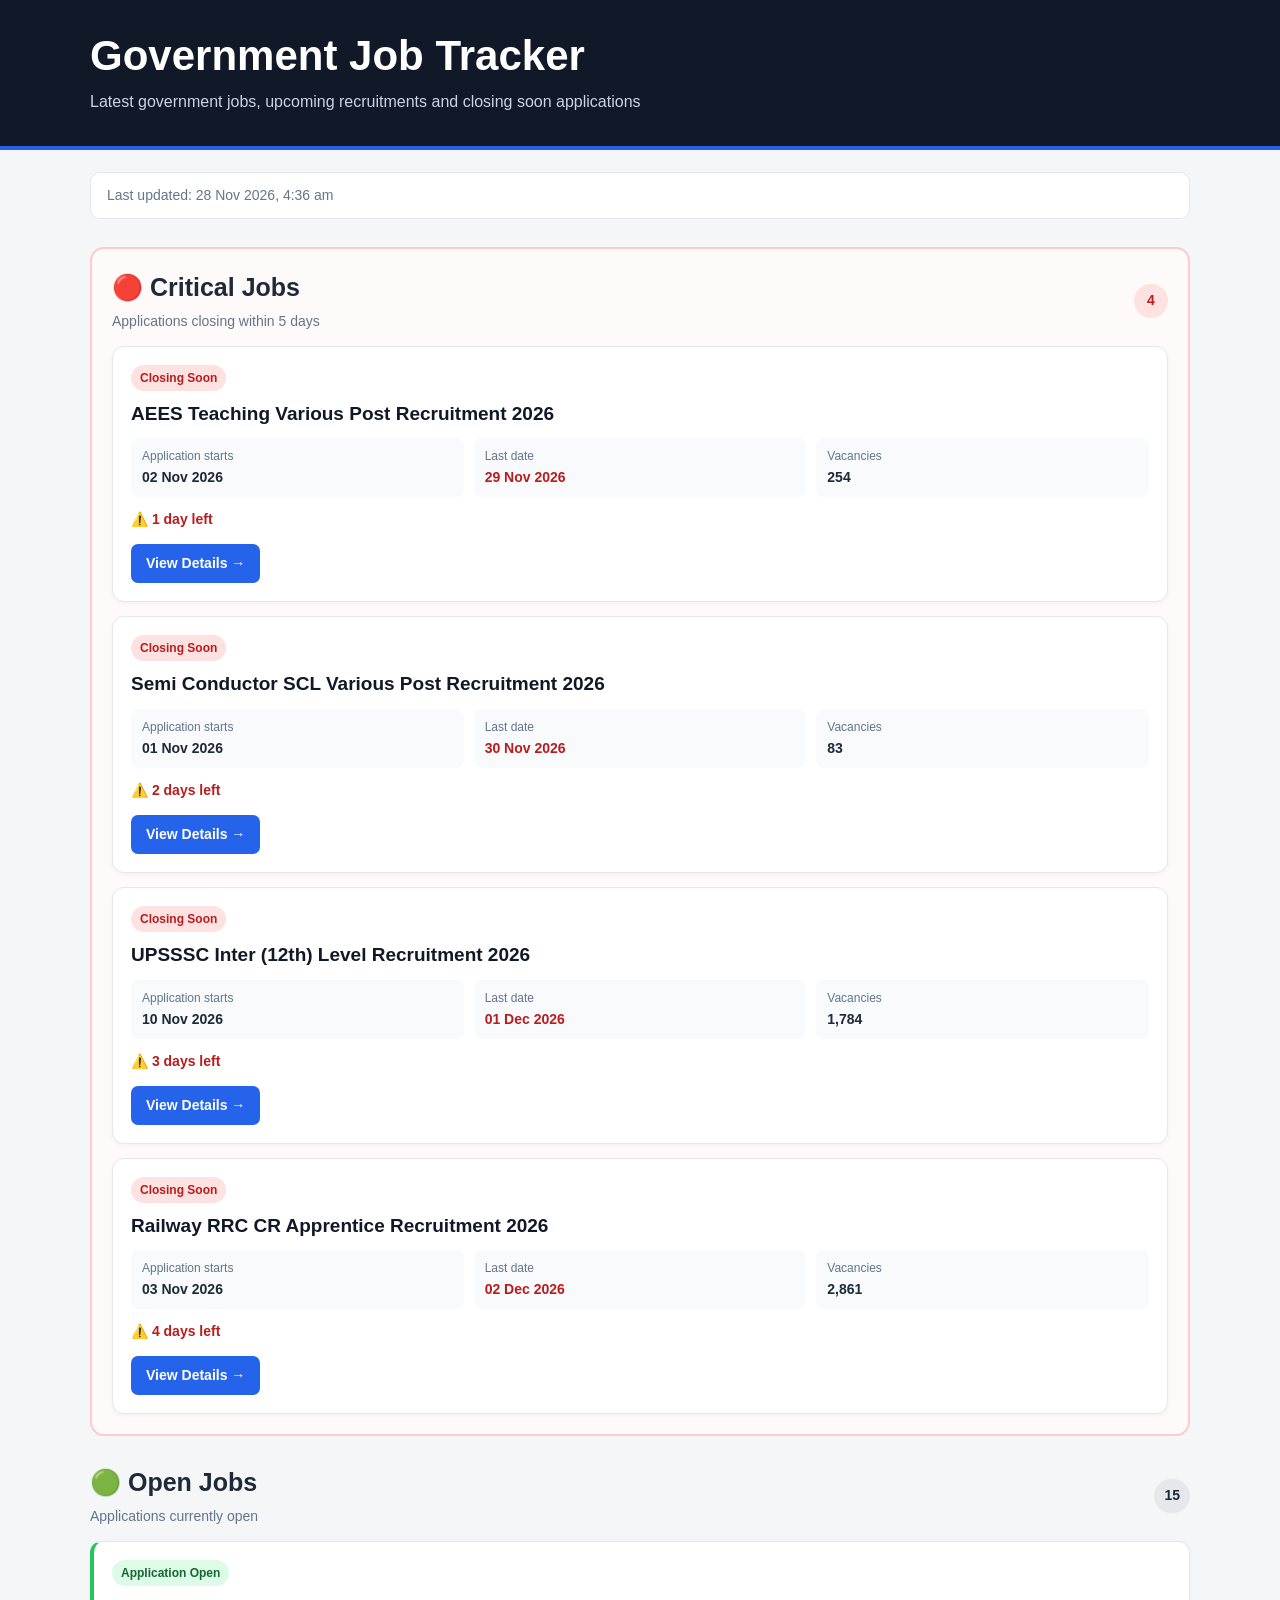
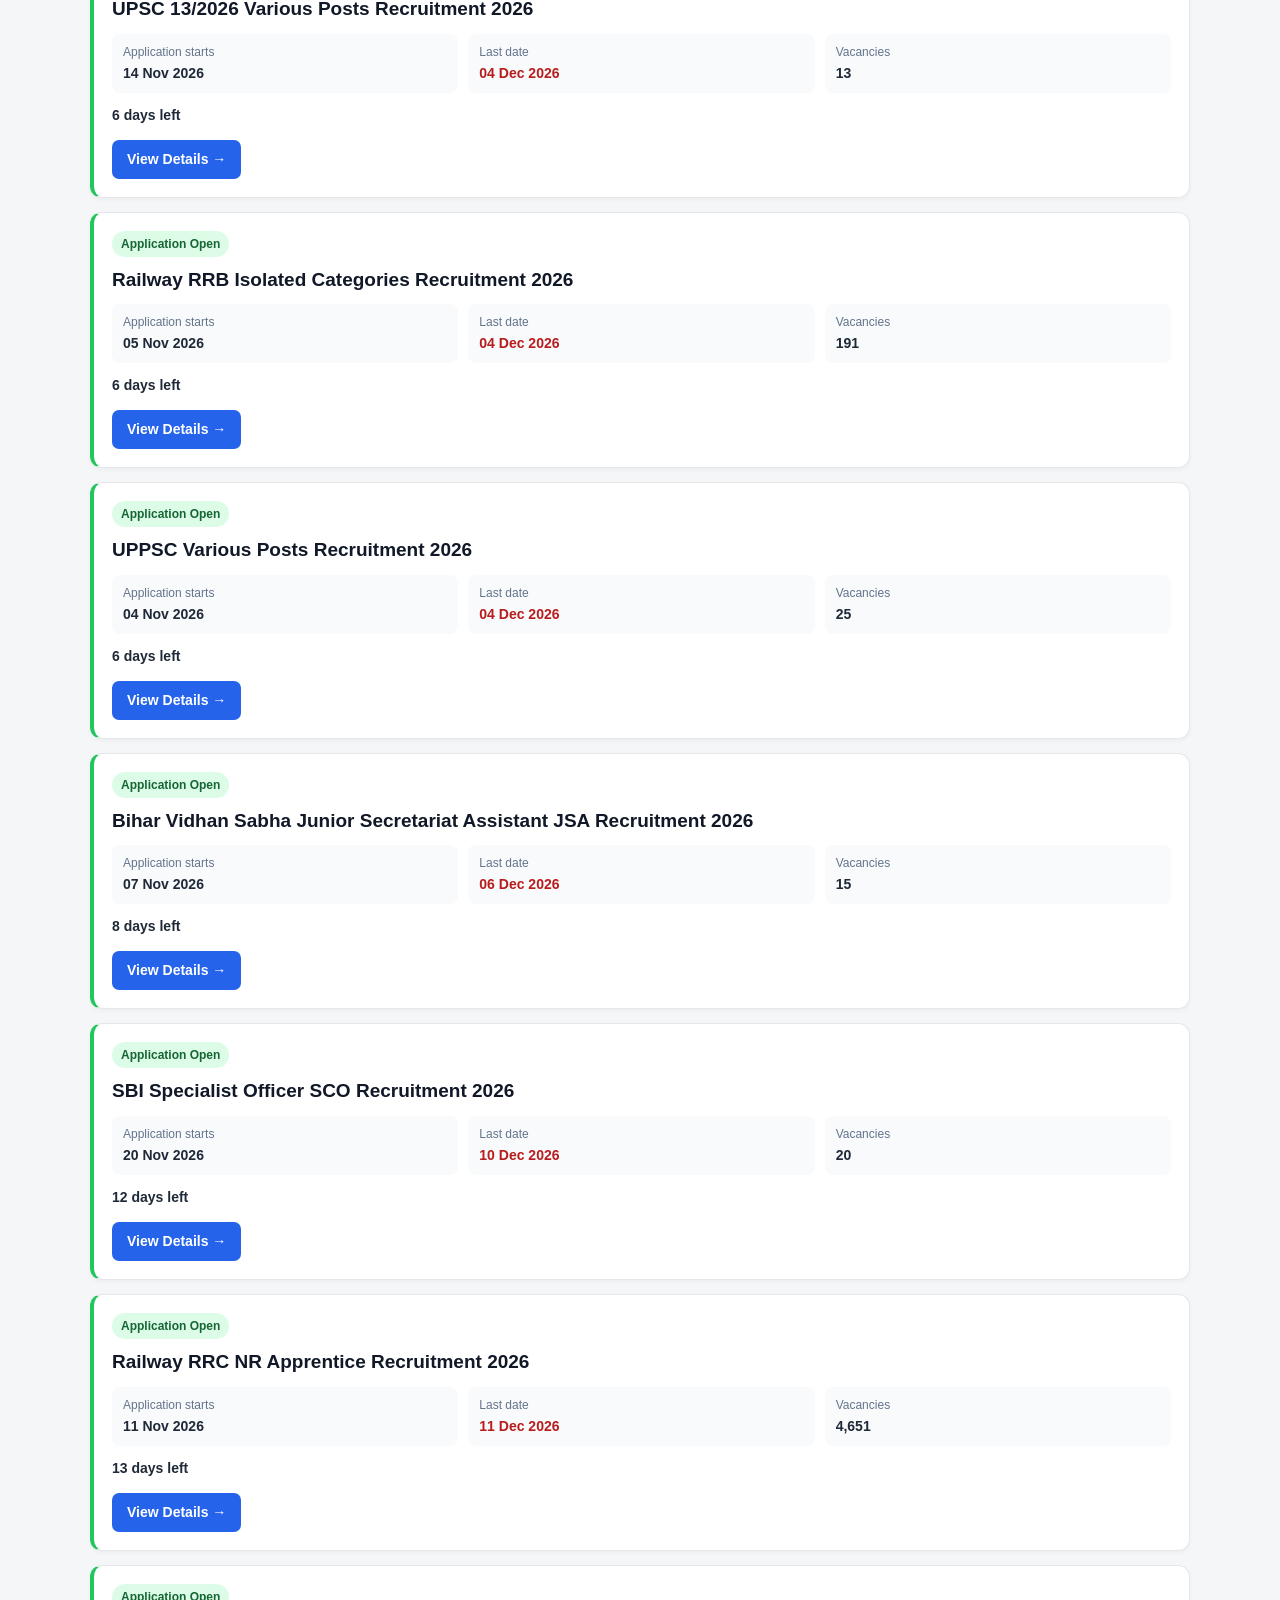
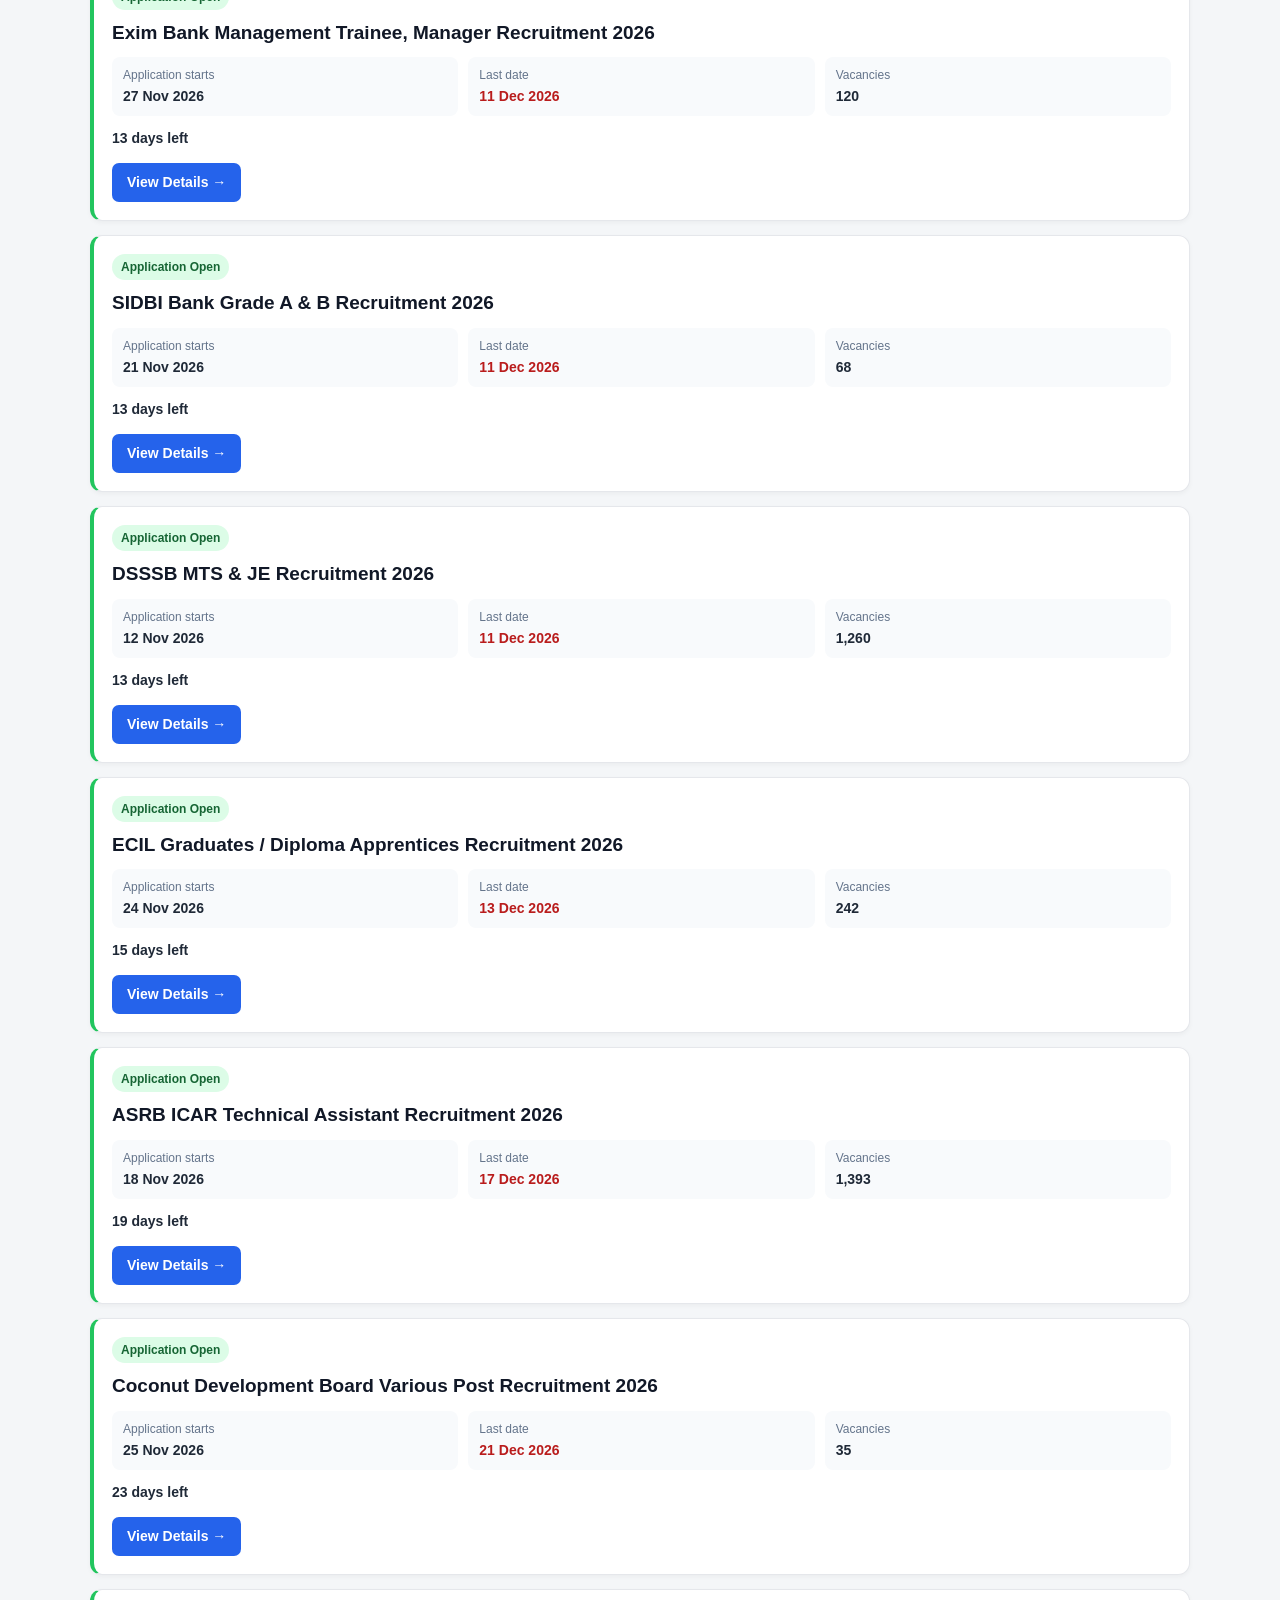
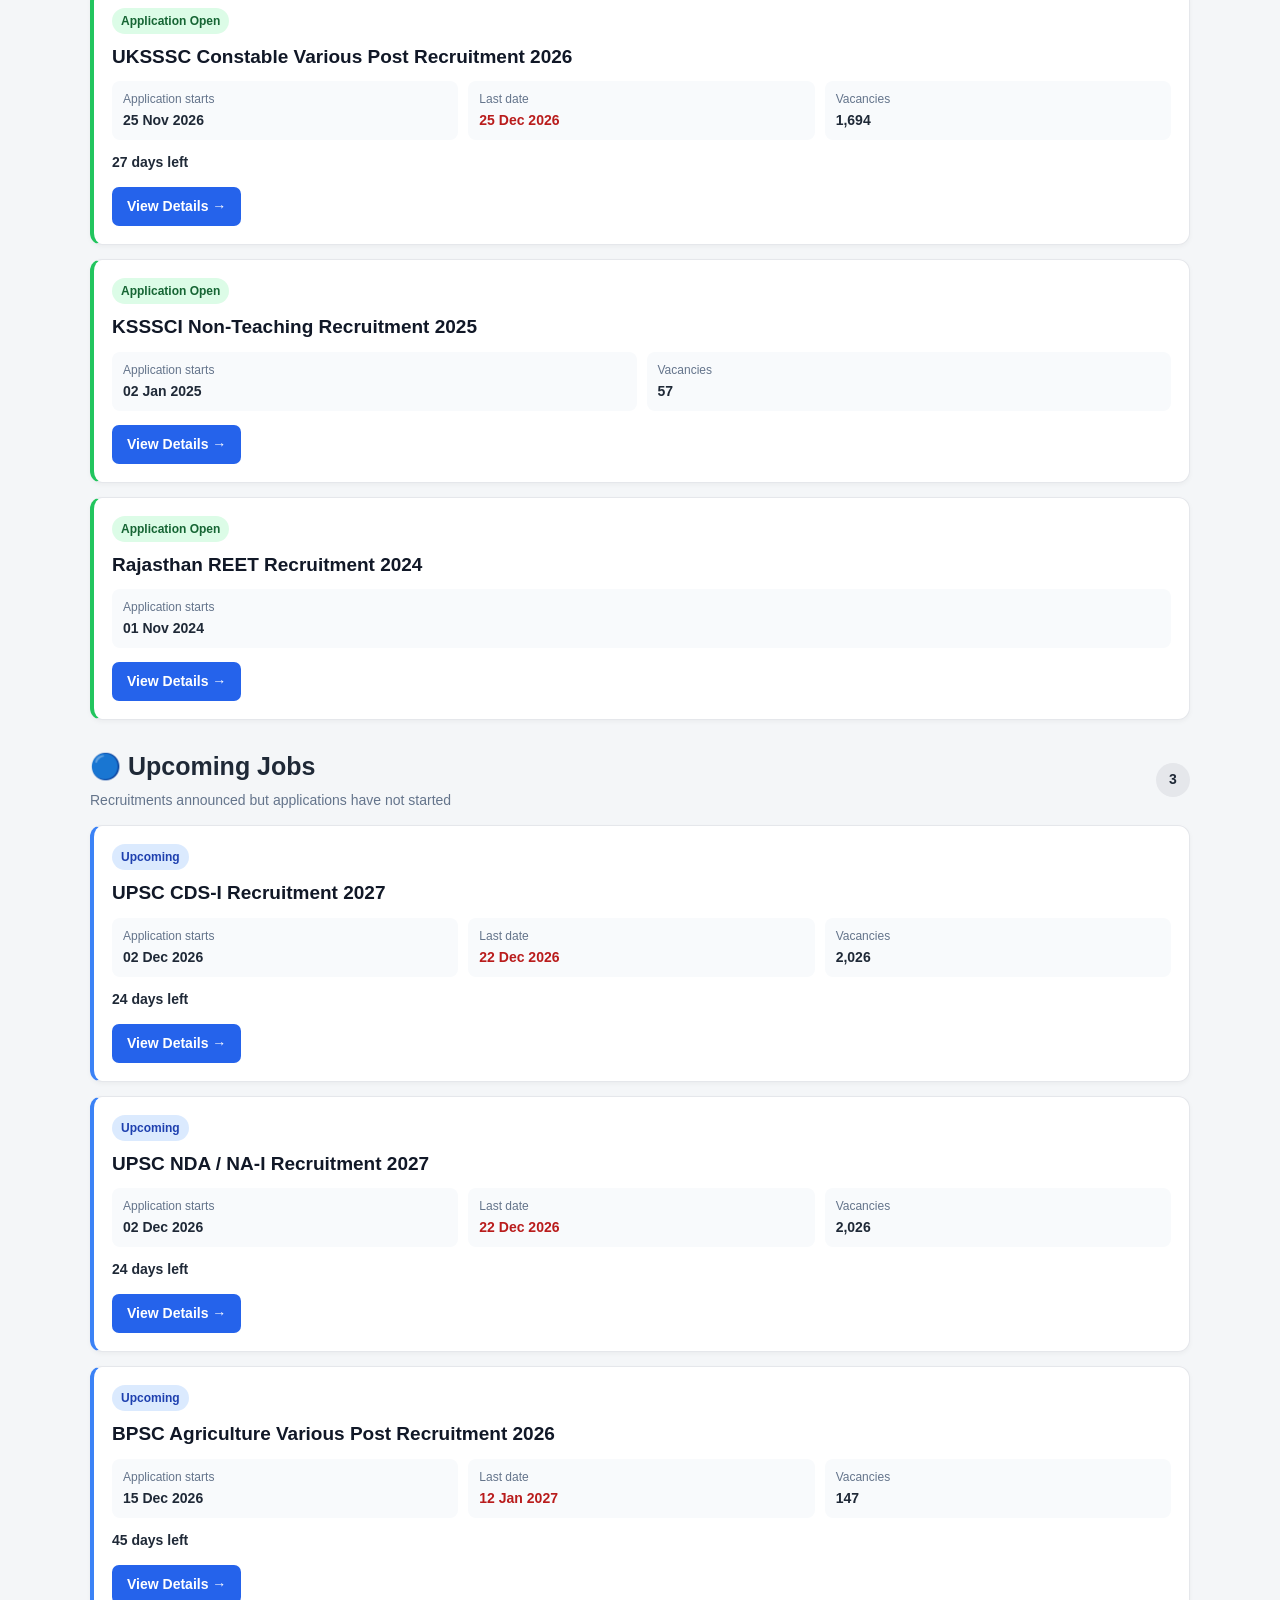
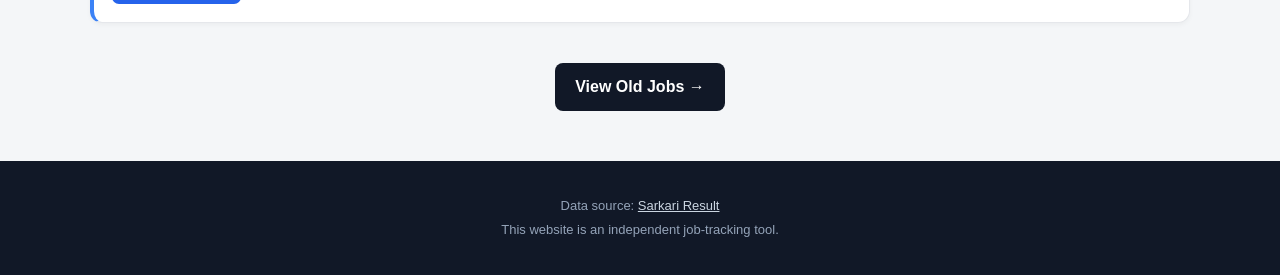
<file: index.html>
<!DOCTYPE html>
<html lang="en">
<head>
    <meta charset="UTF-8">

    <meta
        name="viewport"
        content="width=device-width, initial-scale=1.0"
    >

    <title>Government Job Tracker</title>

    <link
        rel="stylesheet"
        href="style.css"
    >
</head>

<body>

    <!-- =================================================
         HEADER
    ================================================== -->

    <header class="site-header">

        <div class="container header-inner">

            <div>
                <h1>Government Job Tracker</h1>

                <p class="subtitle">
                    Latest government jobs, upcoming recruitments
                    and closing soon applications
                </p>
            </div>

        </div>

    </header>


    <!-- =================================================
         MAIN
    ================================================== -->

    <main class="container">

        <!-- Last updated -->

        <div
            id="last-updated"
            class="last-updated"
        >
            Loading job data...
        </div>


        <!-- =================================================
             CRITICAL JOBS
        ================================================== -->

        <section
            id="critical-section"
            class="job-section critical-section"
        >

            <div class="section-heading">

                <div>
                    <h2>🔴 Critical Jobs</h2>

                    <p>
                        Applications closing within 5 days
                    </p>
                </div>

                <span
                    id="critical-count"
                    class="count-badge"
                >
                    0
                </span>

            </div>

            <div
                id="critical-jobs"
                class="jobs-container"
            >
                <div class="loading">
                    Loading...
                </div>
            </div>

        </section>


        <!-- =================================================
             OPEN JOBS
        ================================================== -->

        <section
            id="open-section"
            class="job-section"
        >

            <div class="section-heading">

                <div>
                    <h2>🟢 Open Jobs</h2>

                    <p>
                        Applications currently open
                    </p>
                </div>

                <span
                    id="open-count"
                    class="count-badge"
                >
                    0
                </span>

            </div>

            <div
                id="open-jobs"
                class="jobs-container"
            >
                <div class="loading">
                    Loading...
                </div>
            </div>

        </section>


        <!-- =================================================
             UPCOMING JOBS
        ================================================== -->

        <section
            id="upcoming-section"
            class="job-section"
        >

            <div class="section-heading">

                <div>
                    <h2>🔵 Upcoming Jobs</h2>

                    <p>
                        Recruitments announced but applications
                        have not started
                    </p>
                </div>

                <span
                    id="upcoming-count"
                    class="count-badge"
                >
                    0
                </span>

            </div>

            <div
                id="upcoming-jobs"
                class="jobs-container"
            >
                <div class="loading">
                    Loading...
                </div>
            </div>

        </section>


        <!-- =================================================
             OLD JOBS LINK
        ================================================== -->

        <section class="old-jobs-link-section">

            <a
                href="old-jobs.html"
                class="old-jobs-button"
            >
                View Old Jobs →
            </a>

        </section>


        <!-- =================================================
             ERROR
        ================================================== -->

        <div
            id="error-message"
            class="error-message hidden"
        >
            Unable to load job data.
            Please try again later.
        </div>

    </main>


    <!-- =================================================
         FOOTER
    ================================================== -->

    <footer class="site-footer">

        <div class="container">

            <p>
                Data source:
                <a
                    href="https://sarkariresult.com.cm/latest-jobs/"
                    target="_blank"
                    rel="noopener noreferrer"
                >
                    Sarkari Result
                </a>
            </p>

            <p>
                This website is an independent job-tracking tool.
            </p>

        </div>

    </footer>


    <!-- =================================================
         JAVASCRIPT
    ================================================== -->

    <script src="app.js"></script>

</body>
</html>
</file>
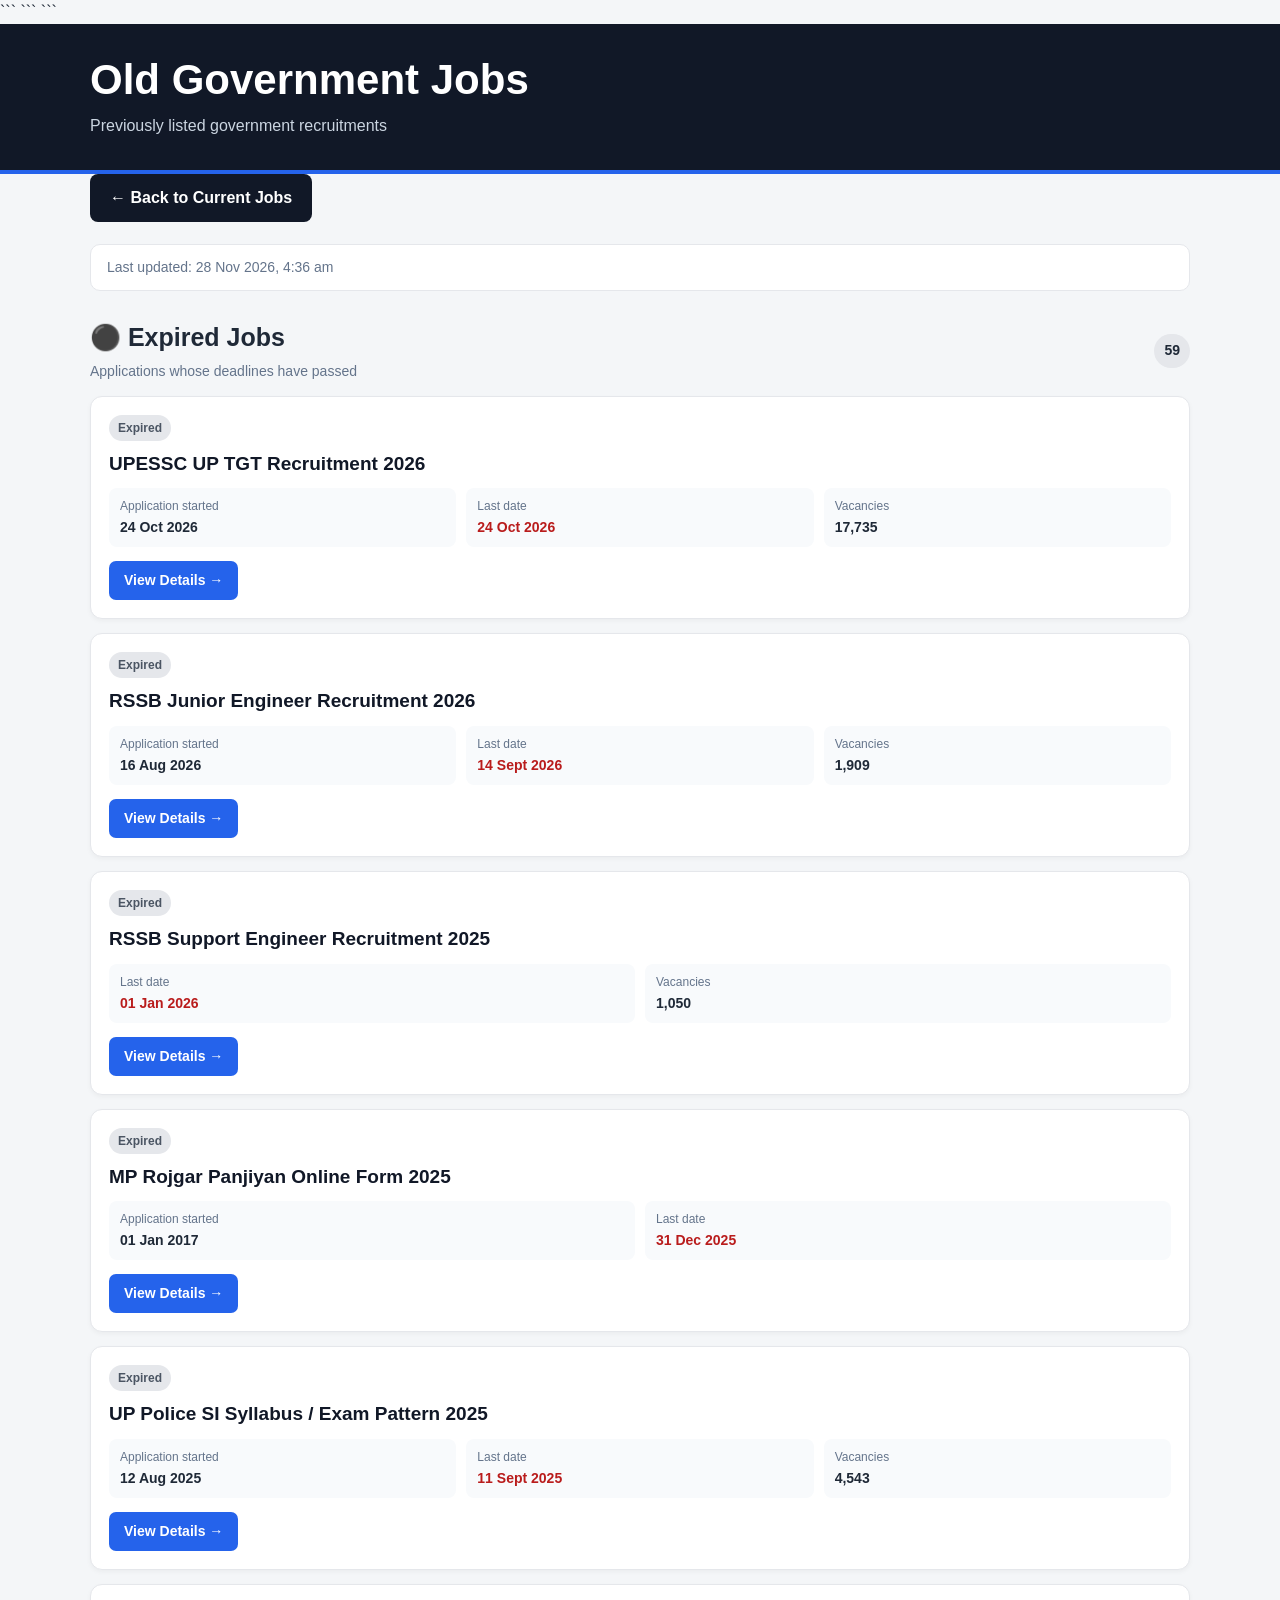
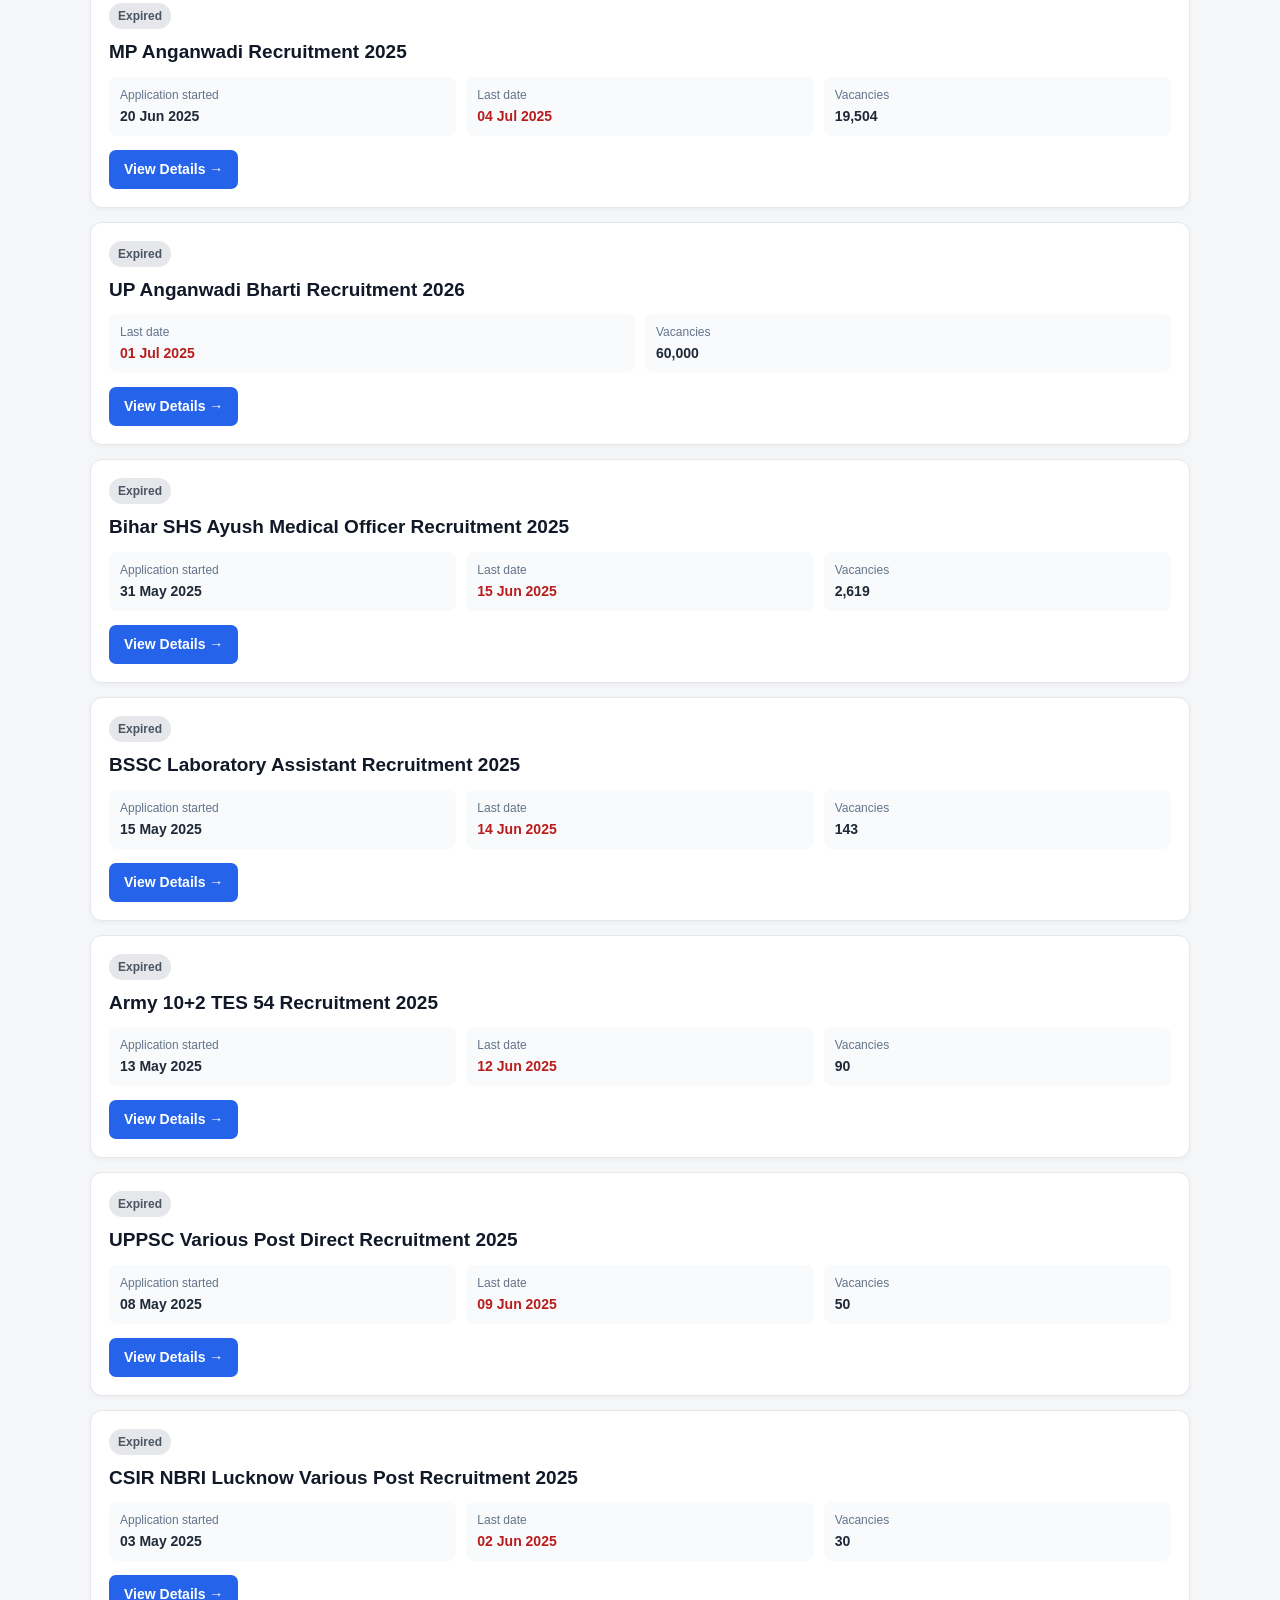
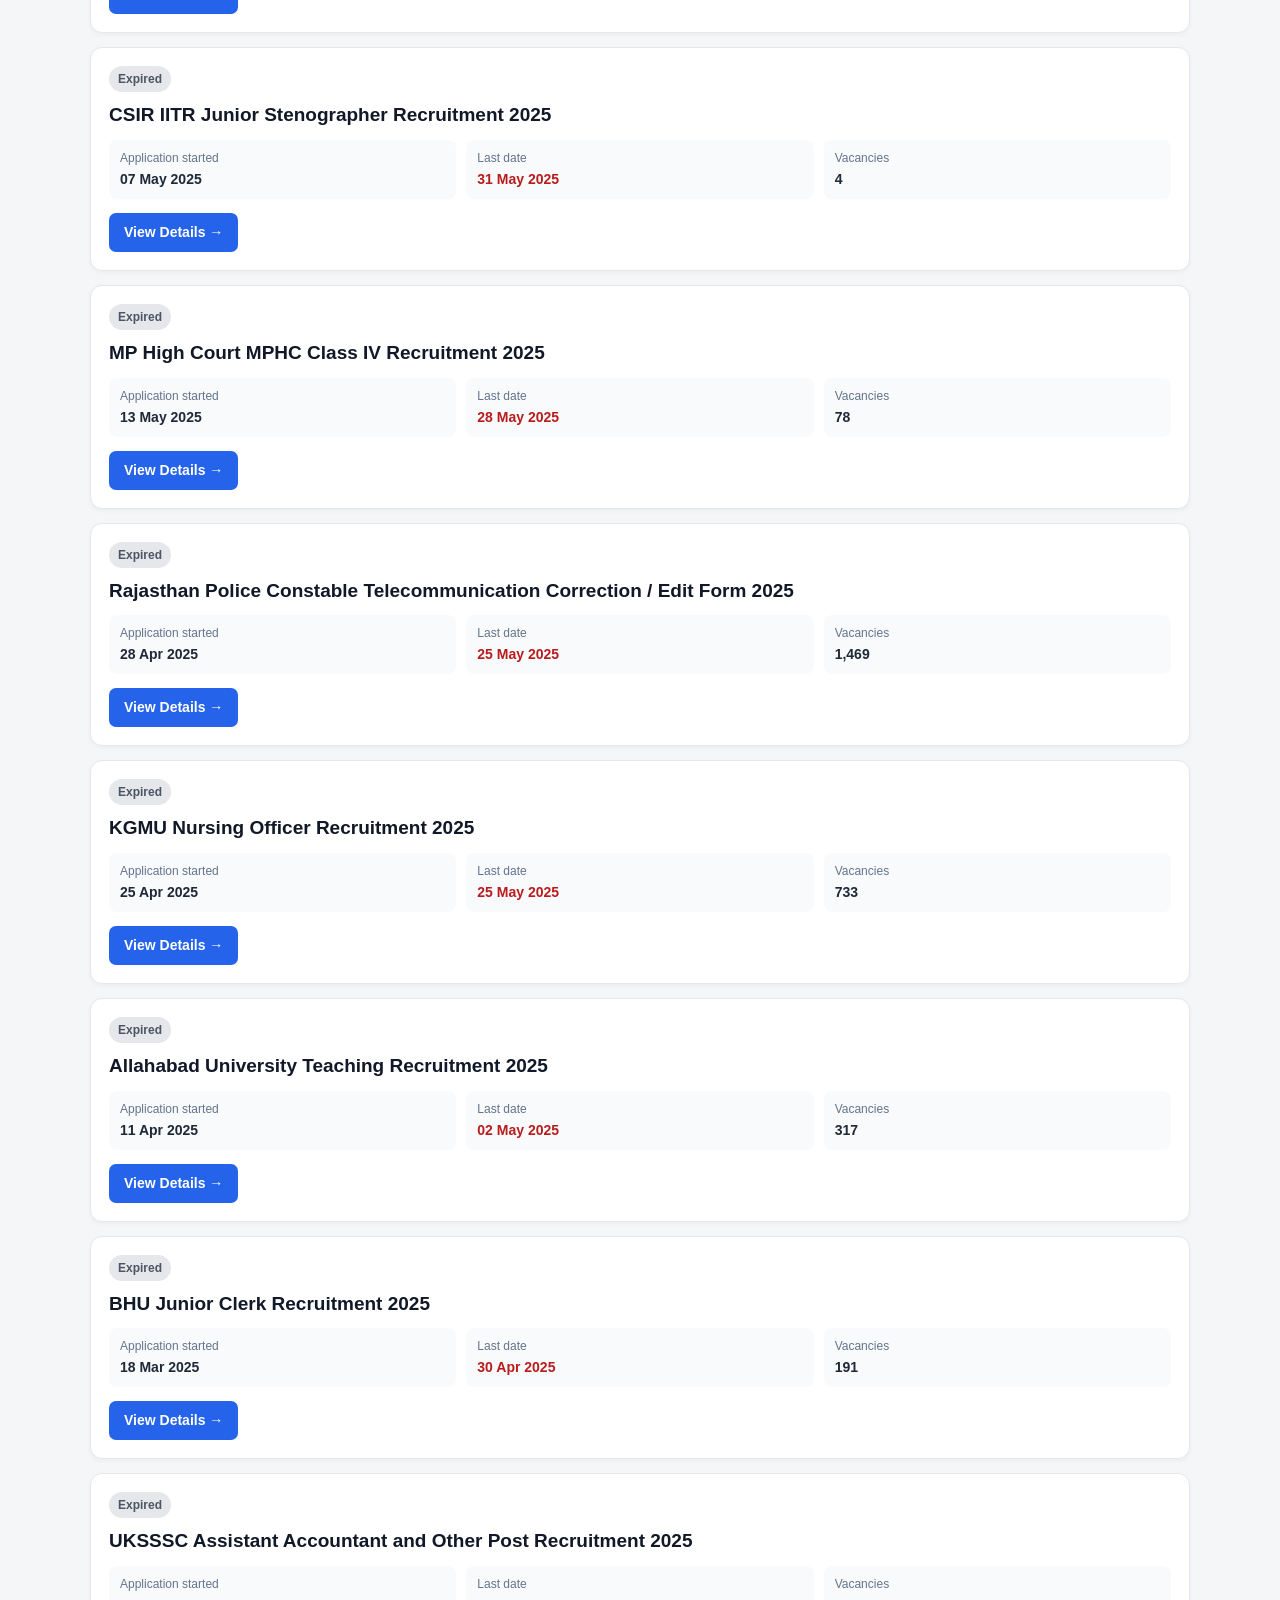
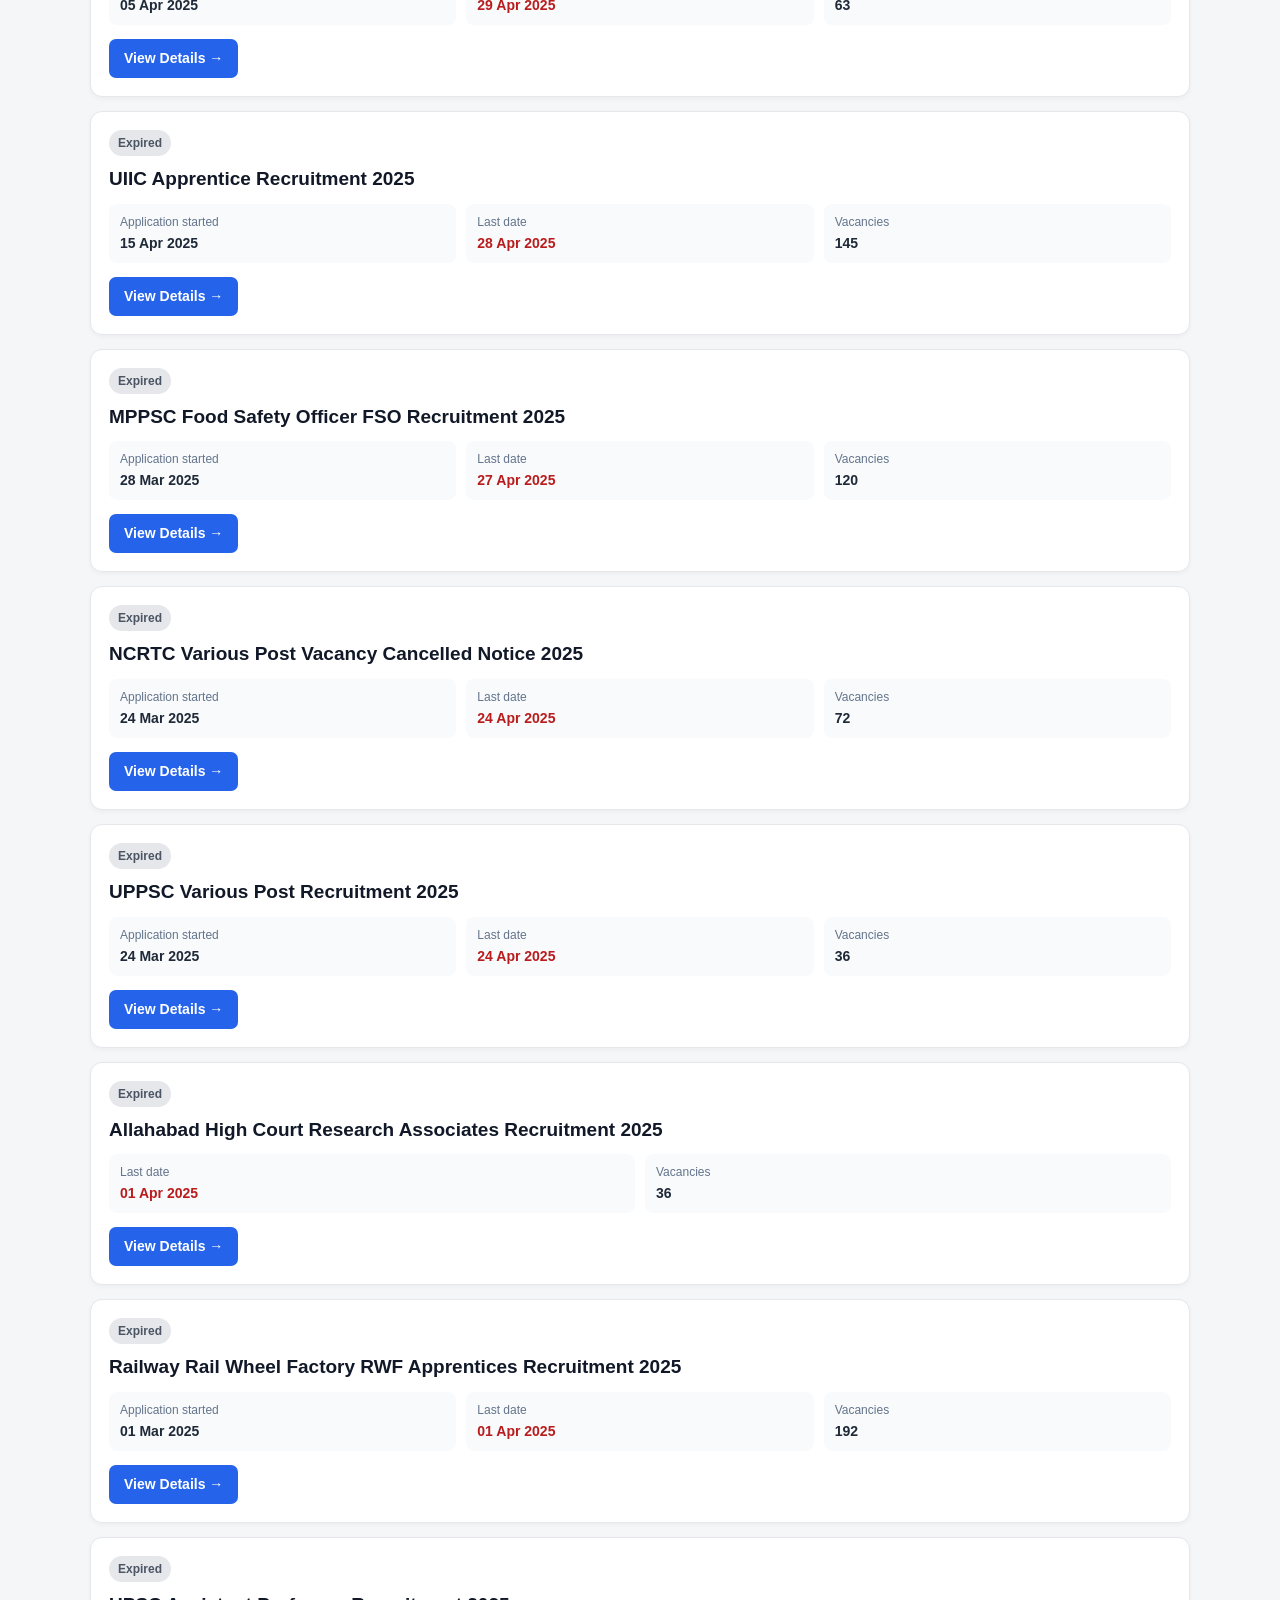
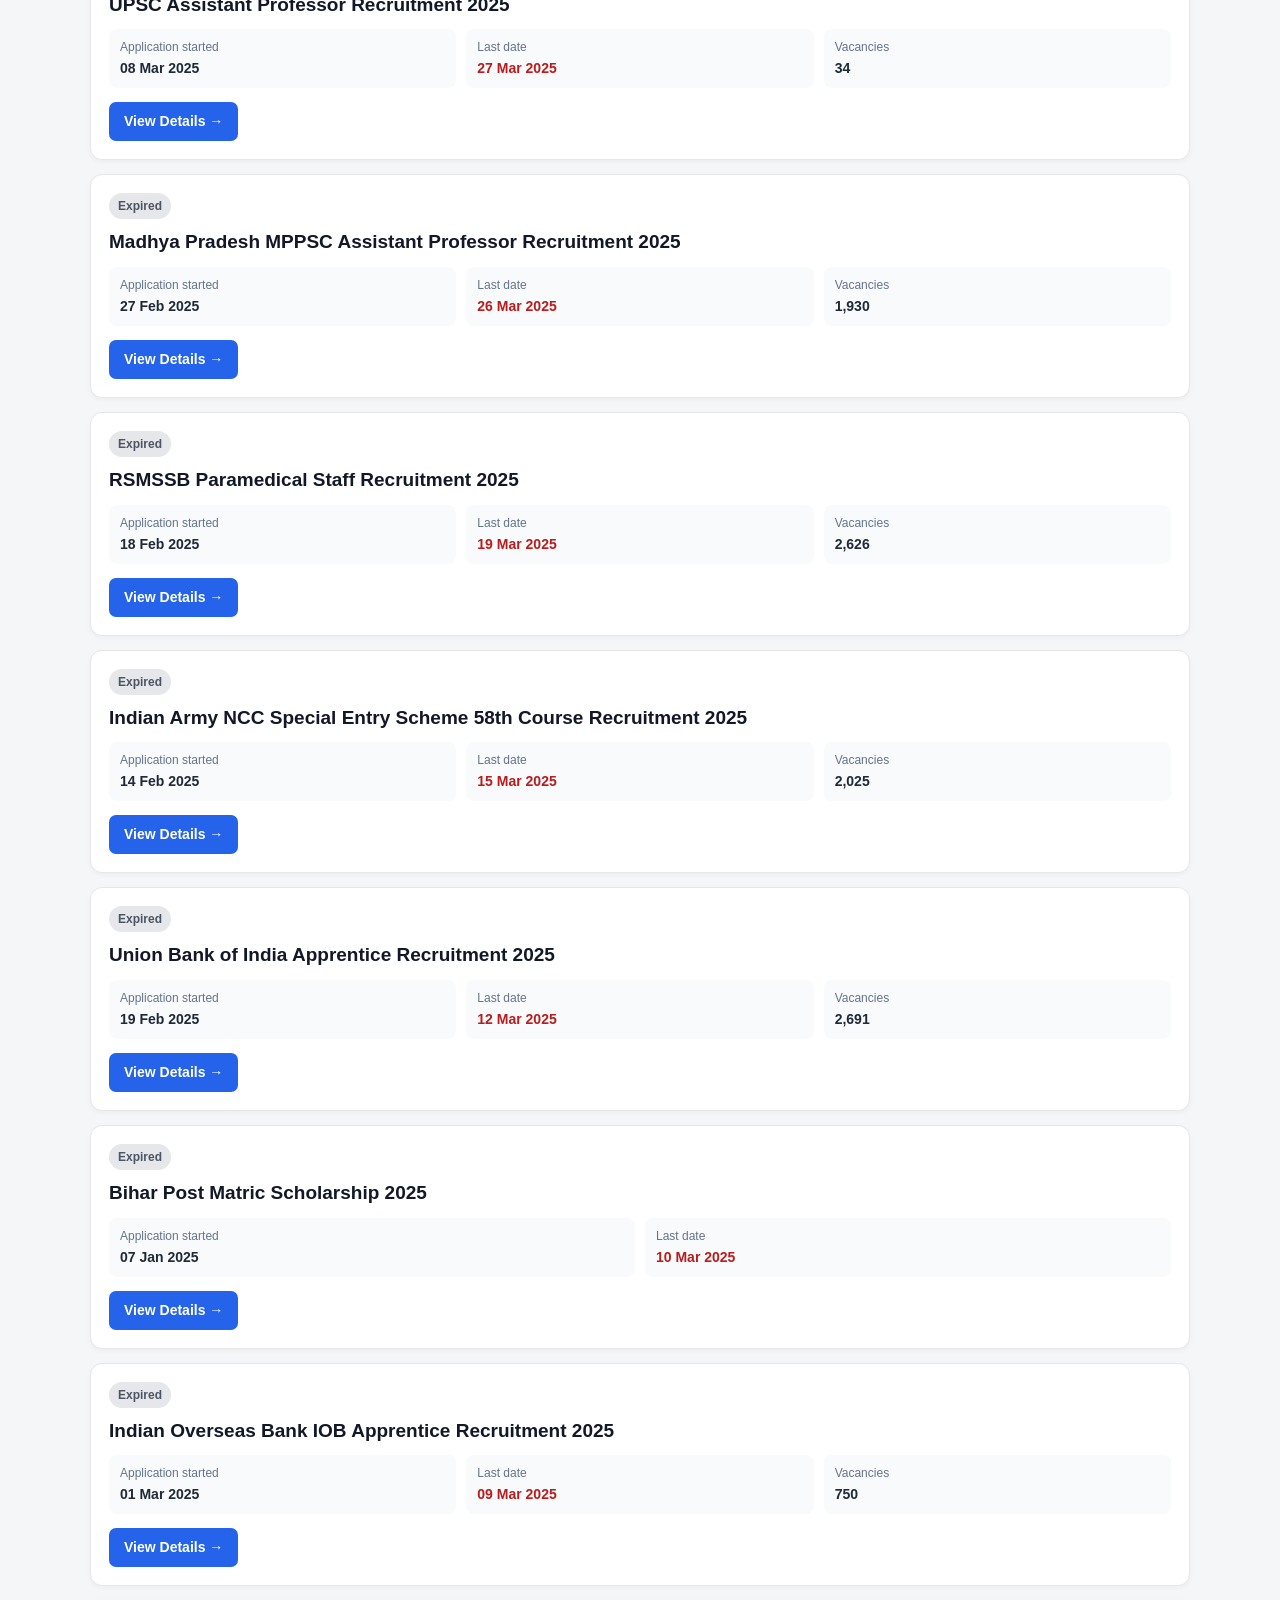
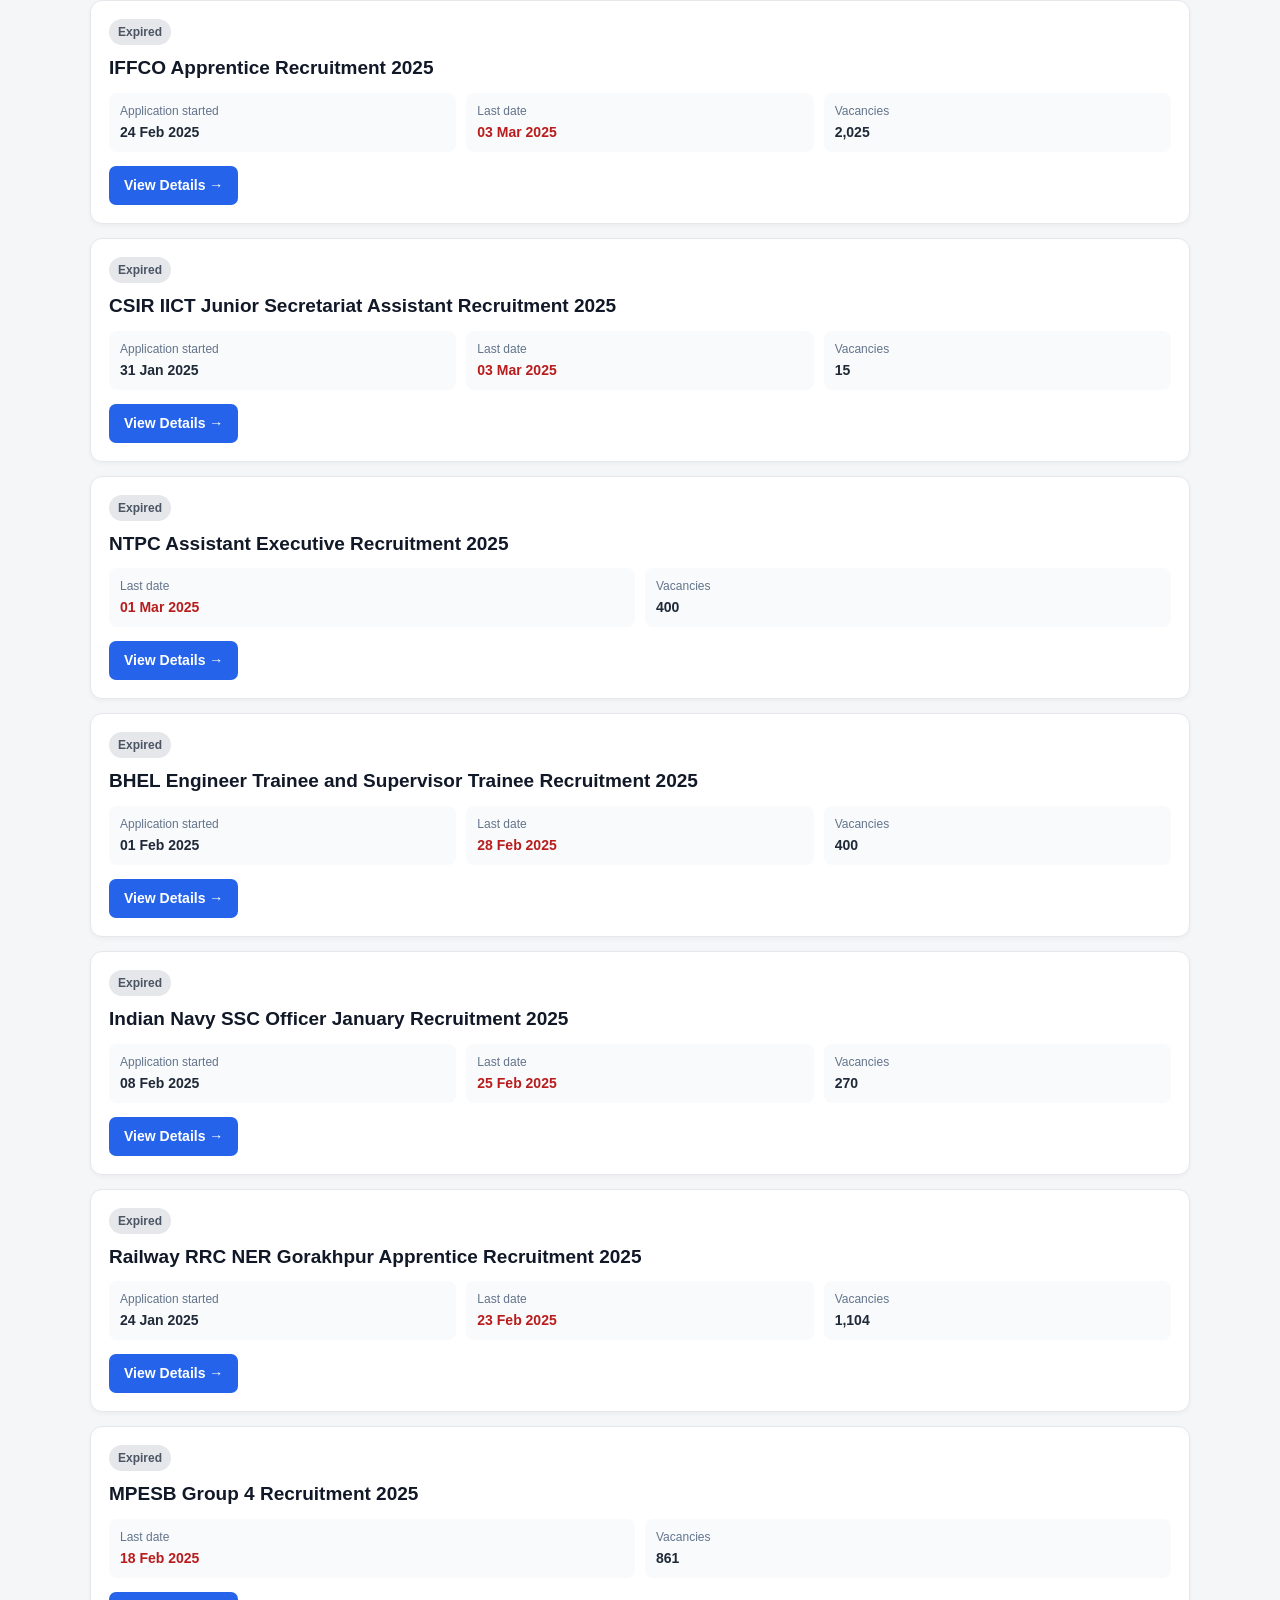
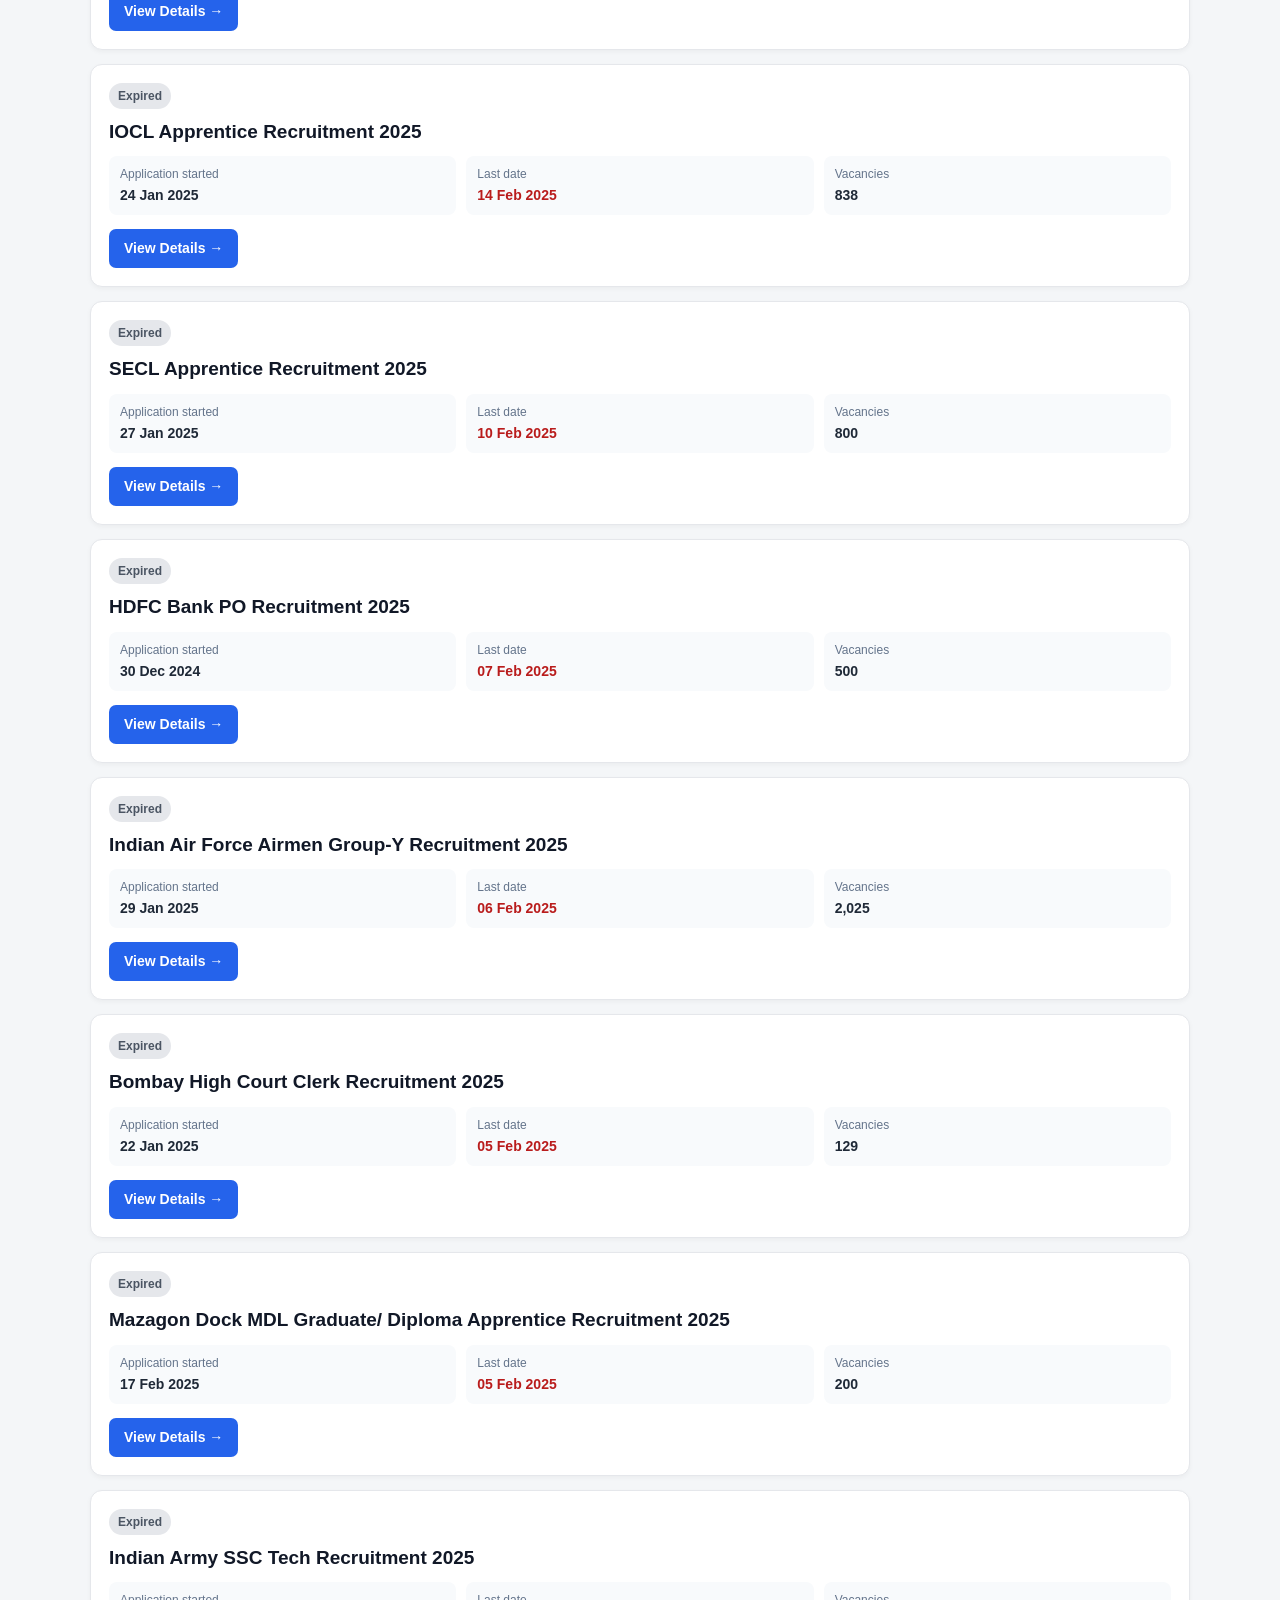
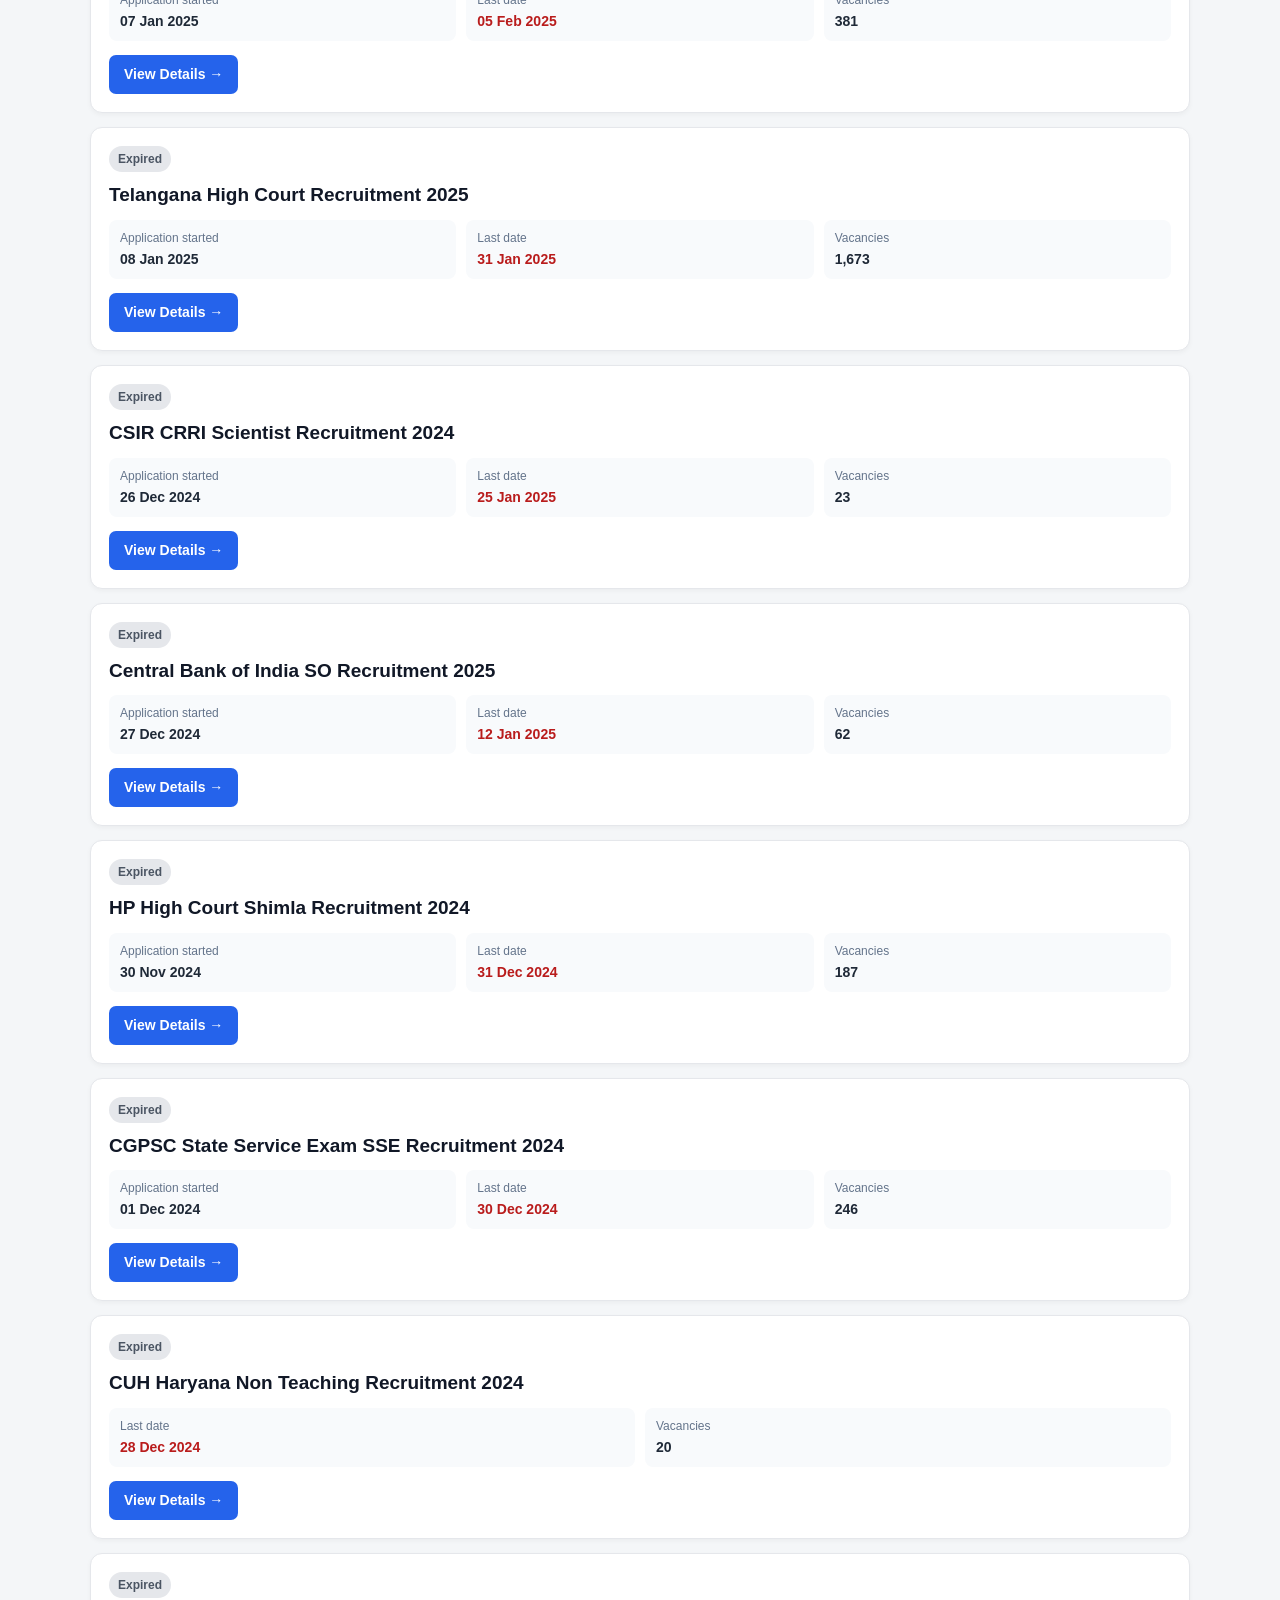
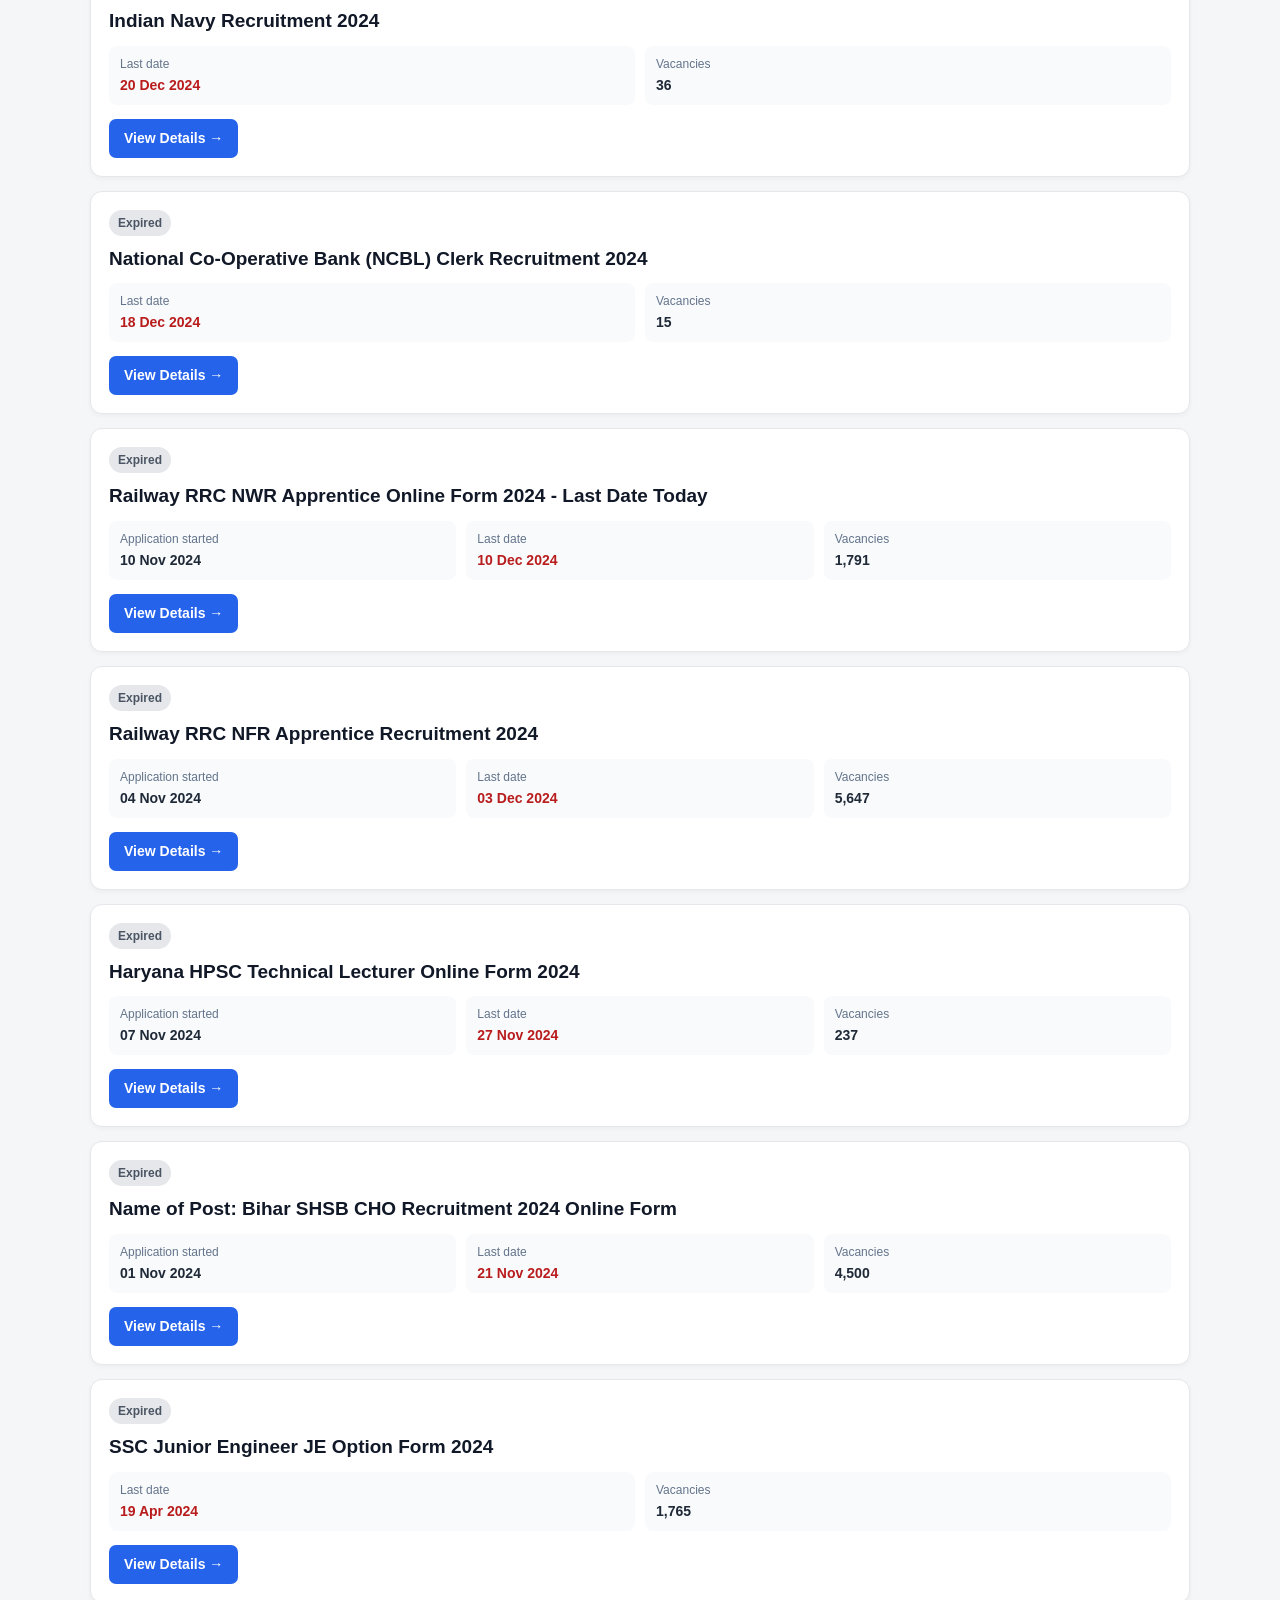
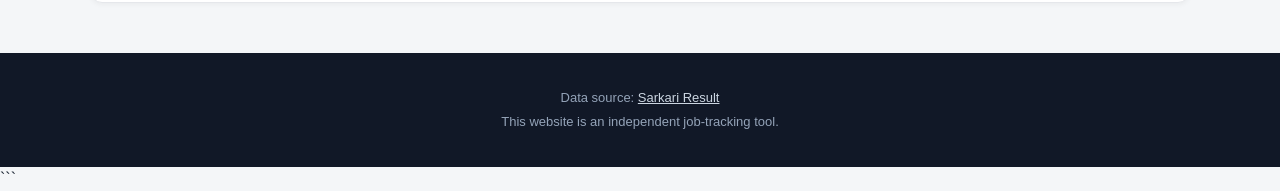
<file: old-jobs.html>
<!DOCTYPE html>

<html lang="en">
<head>
    <meta charset="UTF-8">

```
<meta
    name="viewport"
    content="width=device-width, initial-scale=1.0"
>

<title>Old Government Jobs</title>

<link
    rel="stylesheet"
    href="style.css"
>
```

</head>

<body>

```
<!-- =================================================
     HEADER
================================================== -->

<header class="site-header">

    <div class="container header-inner">

        <div>

            <h1>Old Government Jobs</h1>

            <p class="subtitle">
                Previously listed government recruitments
            </p>

        </div>

    </div>

</header>


<!-- =================================================
     MAIN
================================================== -->

<main class="container">

    <div class="page-navigation">

        <a
            href="index.html"
            class="old-jobs-button"
        >
            ← Back to Current Jobs
        </a>

    </div>


    <!-- =================================================
         LAST UPDATED
    ================================================== -->

    <div
        id="last-updated"
        class="last-updated"
    >
        Loading job data...
    </div>


    <!-- =================================================
         OLD JOBS
    ================================================== -->

    <section class="job-section">

        <div class="section-heading">

            <div>

                <h2>⚫ Expired Jobs</h2>

                <p>
                    Applications whose deadlines have passed
                </p>

            </div>

            <span
                id="old-count"
                class="count-badge"
            >
                0
            </span>

        </div>


        <div
            id="old-jobs"
            class="jobs-container"
        >

            <div class="loading">
                Loading...
            </div>

        </div>

    </section>


    <!-- =================================================
         ERROR
    ================================================== -->

    <div
        id="error-message"
        class="error-message hidden"
    >
        Unable to load job data.
        Please try again later.
    </div>

</main>


<!-- =================================================
     FOOTER
================================================== -->

<footer class="site-footer">

    <div class="container">

        <p>
            Data source:
            <a
                href="https://sarkariresult.com.cm/latest-jobs/"
                target="_blank"
                rel="noopener noreferrer"
            >
                Sarkari Result
            </a>
        </p>

        <p>
            This website is an independent job-tracking tool.
        </p>

    </div>

</footer>


<!-- =================================================
     JAVASCRIPT
================================================== -->

<script>

    /* =================================================
       LOAD JOB DATA
    ================================================= */

    async function loadOldJobs() {

        try {

            const response =
                await fetch("jobs.json");

            if (!response.ok) {

                throw new Error(
                    `HTTP error: ${response.status}`
                );

            }

            const data =
                await response.json();

            const jobs =
                Array.isArray(data.jobs)
                    ? data.jobs
                    : [];


            /* -----------------------------------------
               LAST UPDATED
            ----------------------------------------- */

            displayLastUpdated(
                data.last_updated
            );


            /* -----------------------------------------
               FILTER OLD JOBS
            ----------------------------------------- */

            const oldJobs =
                jobs.filter(
                    job =>
                        job.status === "old"
                );


            /* -----------------------------------------
               SORT
               Most recently expired first
            ----------------------------------------- */

            oldJobs.sort(
                (a, b) => {

                    const dateA =
                        a.application_end ||
                        "1900-01-01";

                    const dateB =
                        b.application_end ||
                        "1900-01-01";

                    return dateB.localeCompare(
                        dateA
                    );

                }
            );


            /* -----------------------------------------
               COUNT
            ----------------------------------------- */

            const count =
                document.getElementById(
                    "old-count"
                );

            if (count) {

                count.textContent =
                    oldJobs.length;

            }


            /* -----------------------------------------
               RENDER
            ----------------------------------------- */

            renderOldJobs(
                oldJobs
            );

        } catch (error) {

            console.error(
                "Unable to load old jobs:",
                error
            );

            showError();

        }

    }


    /* =================================================
       DISPLAY LAST UPDATED
    ================================================== */

    function displayLastUpdated(value) {

        const element =
            document.getElementById(
                "last-updated"
            );

        if (!element) {
            return;
        }

        if (!value) {

            element.textContent =
                "Job data loaded";

            return;

        }

        const date =
            new Date(value);

        if (
            isNaN(
                date.getTime()
            )
        ) {

            element.textContent =
                "Job data loaded";

            return;

        }

        element.textContent =
            "Last updated: " +
            date.toLocaleString(
                "en-IN",
                {
                    dateStyle: "medium",
                    timeStyle: "short"
                }
            );

    }


    /* =================================================
       RENDER OLD JOBS
    ================================================== */

    function renderOldJobs(
        jobs
    ) {

        const container =
            document.getElementById(
                "old-jobs"
            );

        if (!container) {
            return;
        }


        /* -----------------------------------------
           NO OLD JOBS
        ----------------------------------------- */

        if (jobs.length === 0) {

            container.innerHTML = `
                <div class="empty-message">
                    No expired jobs found.
                </div>
            `;

            return;

        }


        /* -----------------------------------------
           CREATE CARDS
        ----------------------------------------- */

        container.innerHTML =
            jobs.map(
                job =>
                    createOldJobCard(
                        job
                    )
            ).join("");

    }


    /* =================================================
       CREATE OLD JOB CARD
    ================================================== */

    function createOldJobCard(
        job
    ) {

        const title =
            escapeHTML(
                job.title ||
                "Government Job"
            );


        const url =
            safeURL(
                job.url
            );


        const startDate =
            formatDate(
                job.application_start
            );


        const endDate =
            formatDate(
                job.application_end
            );


        const posts =
            formatPosts(
                job.posts
            );


        /* -----------------------------------------
           TITLE LINK
        ----------------------------------------- */

        const titleHTML =
            url
                ? `
                    <a
                        href="${url}"
                        target="_blank"
                        rel="noopener noreferrer"
                    >
                        ${title}
                    </a>
                `
                : title;


        /* -----------------------------------------
           DETAILS
        ----------------------------------------- */

        return `
            <article class="job-card">

                <span
                    class="status-badge status-old"
                >
                    Expired
                </span>


                <h3 class="job-title">
                    ${titleHTML}
                </h3>


                <div class="job-details">

                    ${
                        startDate
                        ? `
                            <div class="detail">

                                <span class="detail-label">
                                    Application started
                                </span>

                                <span class="detail-value">
                                    ${startDate}
                                </span>

                            </div>
                        `
                        : ""
                    }


                    ${
                        endDate
                        ? `
                            <div class="detail">

                                <span class="detail-label">
                                    Last date
                                </span>

                                <span class="detail-value deadline">
                                    ${endDate}
                                </span>

                            </div>
                        `
                        : ""
                    }


                    ${
                        posts
                        ? `
                            <div class="detail">

                                <span class="detail-label">
                                    Vacancies
                                </span>

                                <span class="detail-value">
                                    ${posts}
                                </span>

                            </div>
                        `
                        : ""
                    }

                </div>


                ${
                    url
                    ? `
                        <a
                            class="apply-button"
                            href="${url}"
                            target="_blank"
                            rel="noopener noreferrer"
                        >
                            View Details →
                        </a>
                    `
                    : ""
                }

            </article>
        `;

    }


    /* =================================================
       FORMAT DATE
    ================================================== */

    function formatDate(
        value
    ) {

        if (!value) {
            return "";
        }

        const date =
            new Date(
                value + "T00:00:00"
            );

        if (
            isNaN(
                date.getTime()
            )
        ) {

            return escapeHTML(
                value
            );

        }

        return date.toLocaleDateString(
            "en-IN",
            {
                day: "2-digit",
                month: "short",
                year: "numeric"
            }
        );

    }


    /* =================================================
       FORMAT POSTS
    ================================================== */

    function formatPosts(
        value
    ) {

        if (
            value === null ||
            value === undefined ||
            value === ""
        ) {

            return "";

        }

        const number =
            Number(value);

        if (
            Number.isFinite(number)
        ) {

            return number.toLocaleString(
                "en-IN"
            );

        }

        return escapeHTML(
            String(value)
        );

    }


    /* =================================================
       SAFE URL
    ================================================== */

    function safeURL(
        value
    ) {

        if (!value) {
            return "";
        }

        try {

            const url =
                new URL(
                    value,
                    window.location.origin
                );

            if (
                url.protocol === "https:" ||
                url.protocol === "http:"
            ) {

                return escapeAttribute(
                    url.href
                );

            }

        } catch (error) {

            console.warn(
                "Invalid URL:",
                value
            );

        }

        return "";

    }


    /* =================================================
       ESCAPE HTML
    ================================================== */

    function escapeHTML(
        value
    ) {

        return String(value)
            .replace(
                /&/g,
                "&amp;"
            )
            .replace(
                /</g,
                "&lt;"
            )
            .replace(
                />/g,
                "&gt;"
            )
            .replace(
                /"/g,
                "&quot;"
            )
            .replace(
                /'/g,
                "&#039;"
            );

    }


    /* =================================================
       ESCAPE ATTRIBUTE
    ================================================== */

    function escapeAttribute(
        value
    ) {

        return escapeHTML(
            value
        );

    }


    /* =================================================
       SHOW ERROR
    ================================================= */

    function showError() {

        const error =
            document.getElementById(
                "error-message"
            );

        if (error) {

            error.classList.remove(
                "hidden"
            );

        }


        const container =
            document.getElementById(
                "old-jobs"
            );

        if (container) {

            container.innerHTML = `
                <div class="empty-message">
                    Job data could not be loaded.
                </div>
            `;

        }

    }


    /* =================================================
       START
    ================================================= */

    document.addEventListener(
        "DOMContentLoaded",
        loadOldJobs
    );

</script>
```

</body>
</html>
</file>
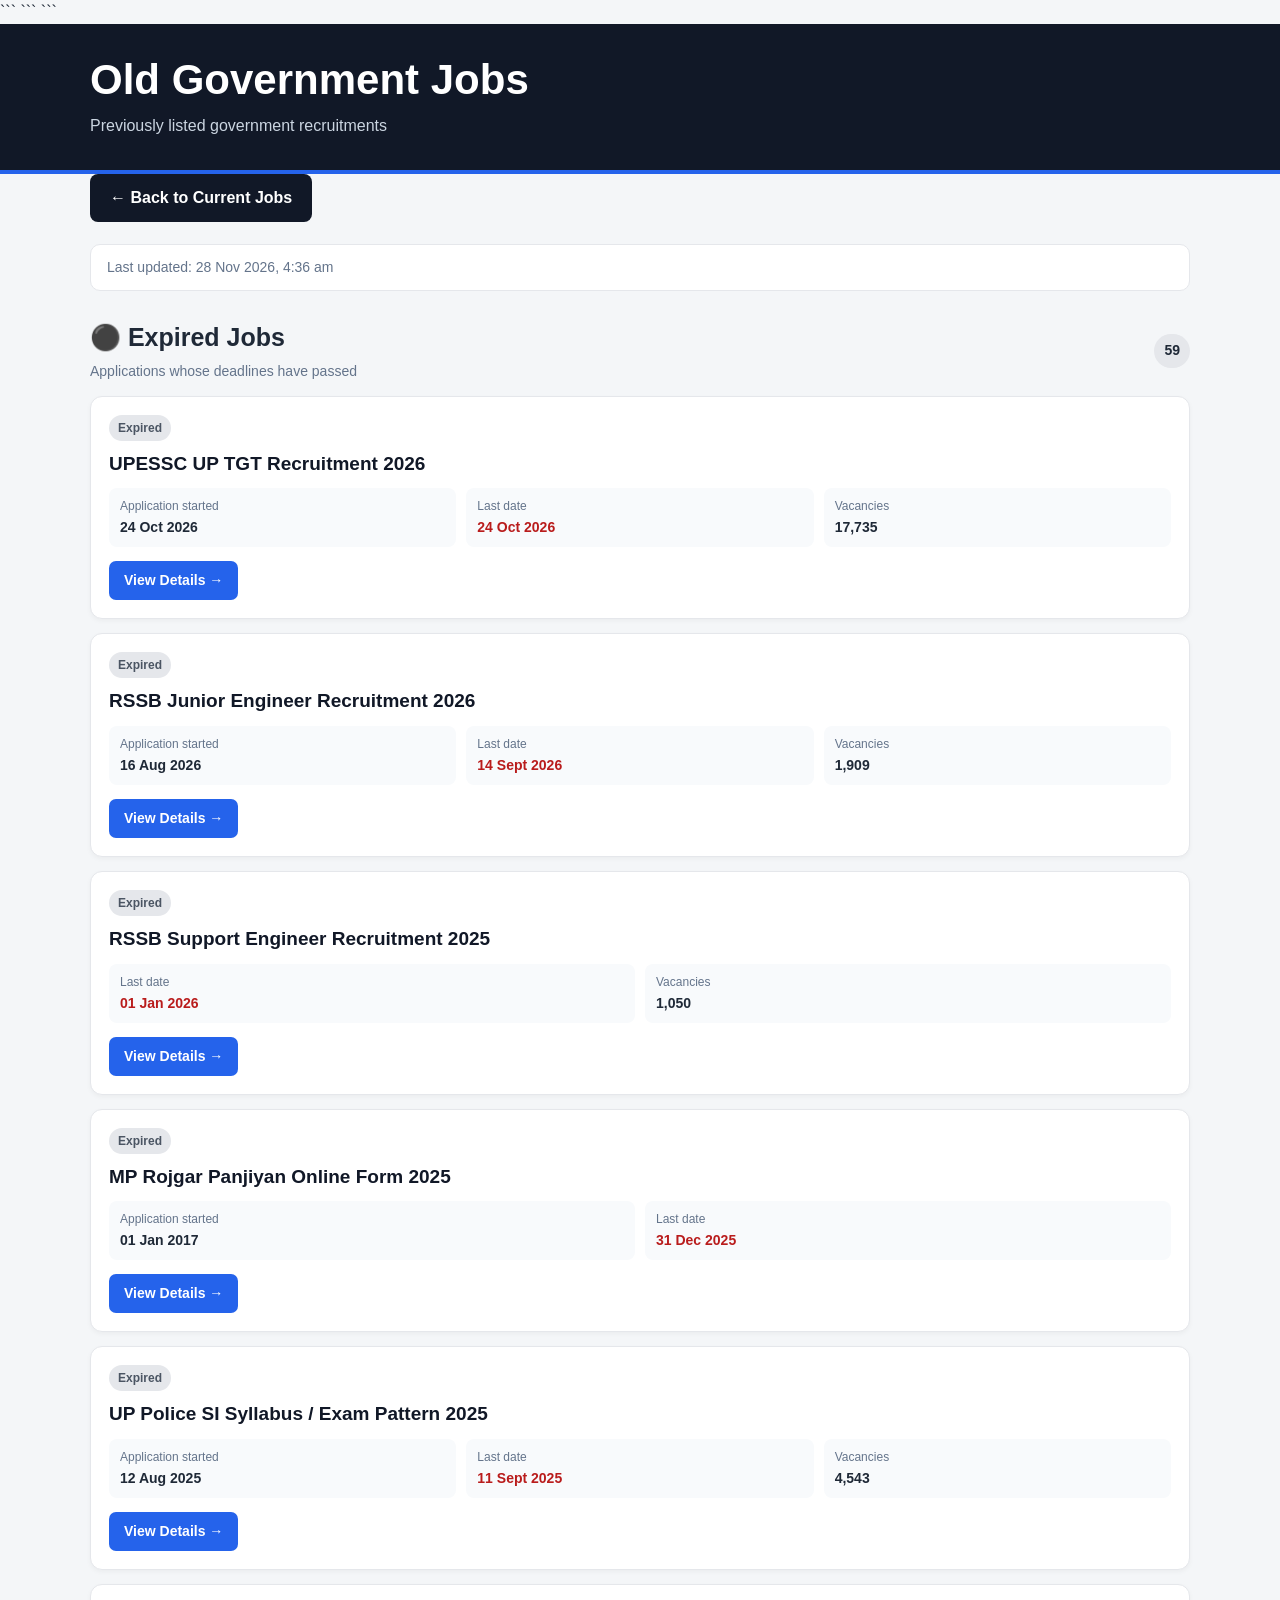
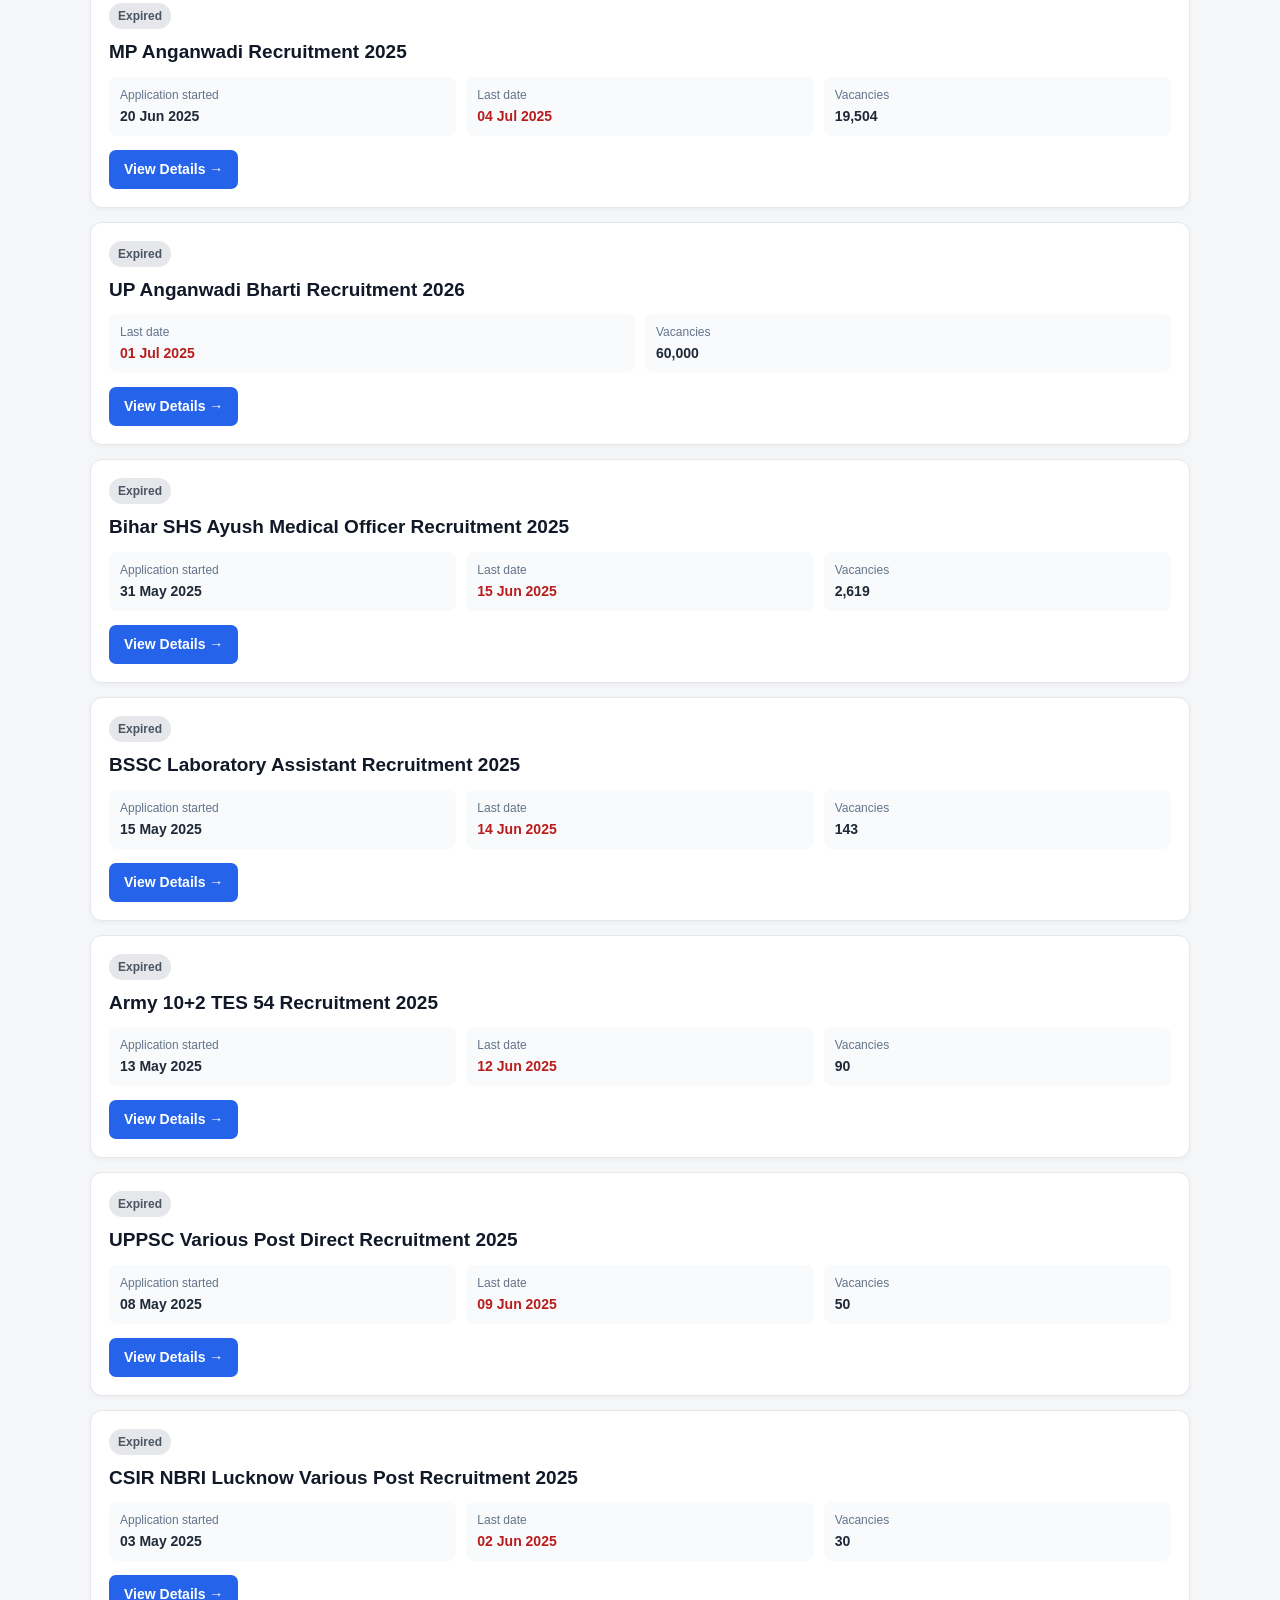
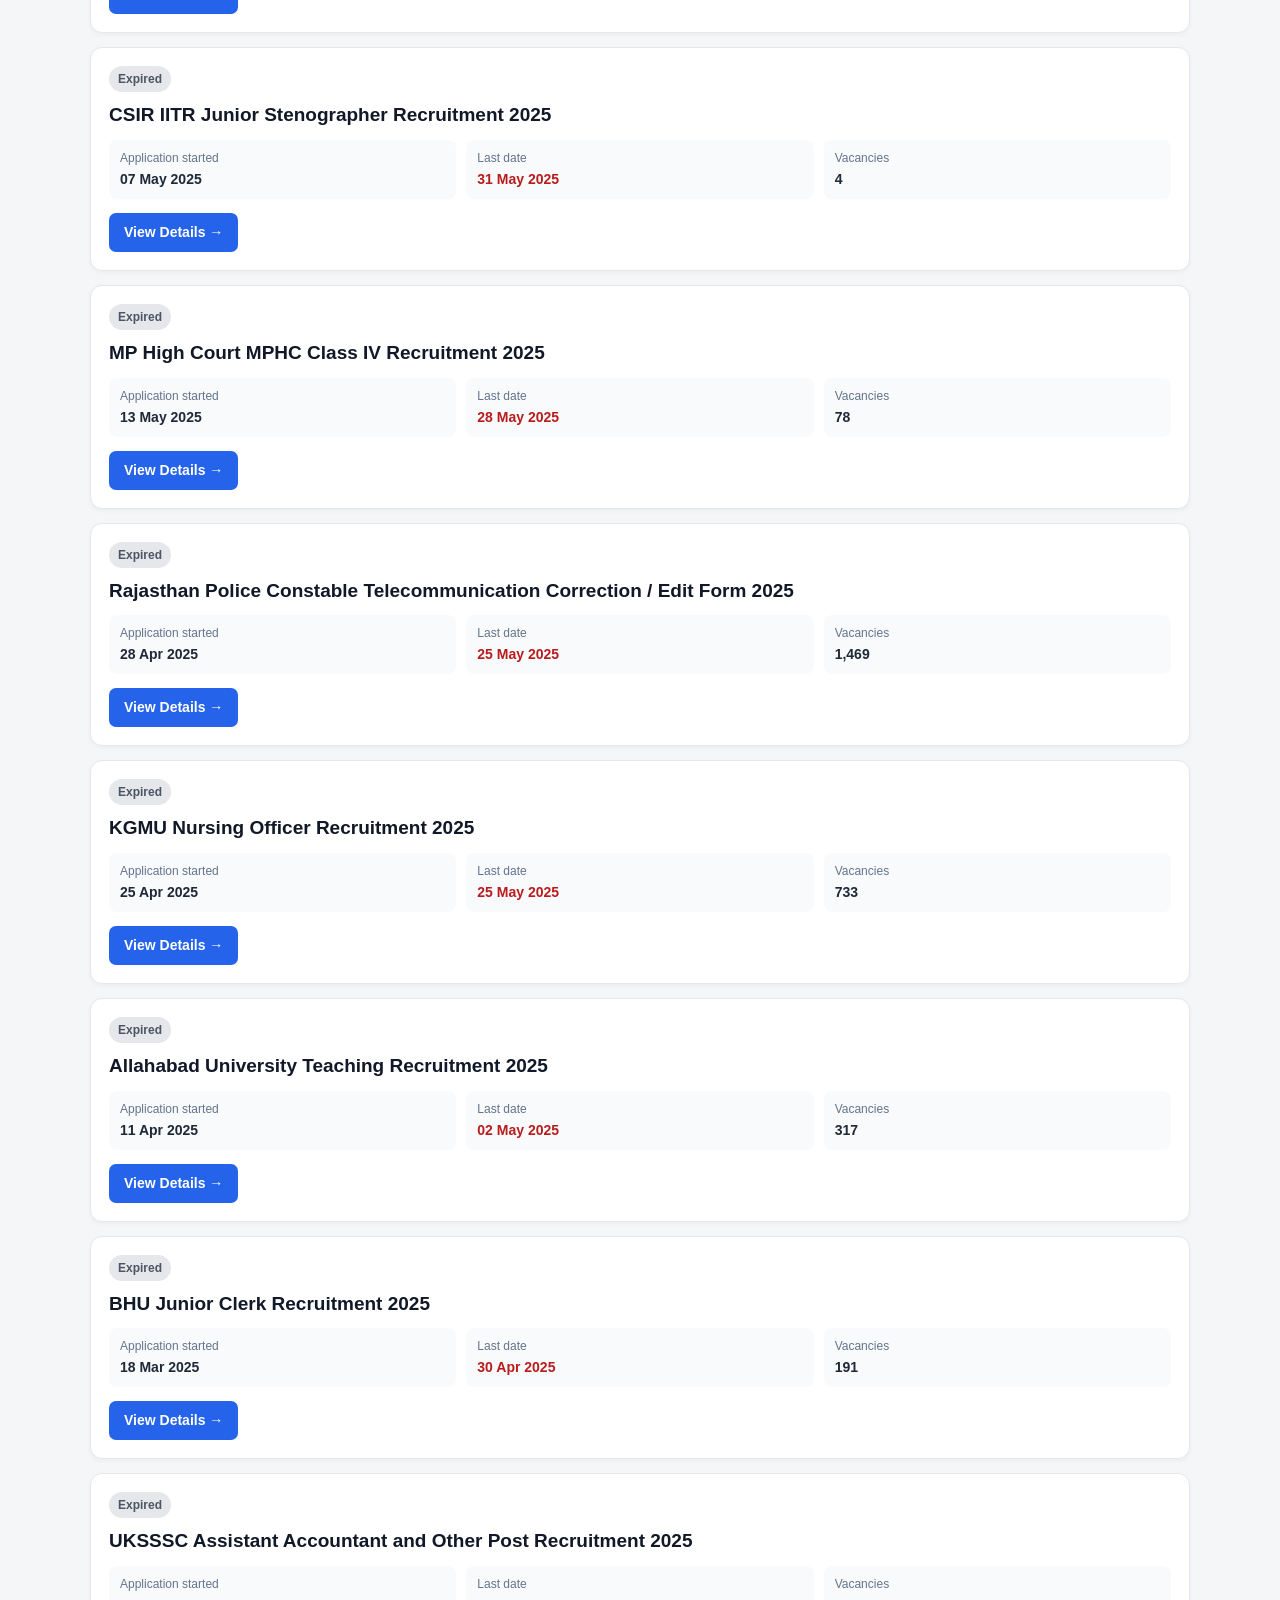
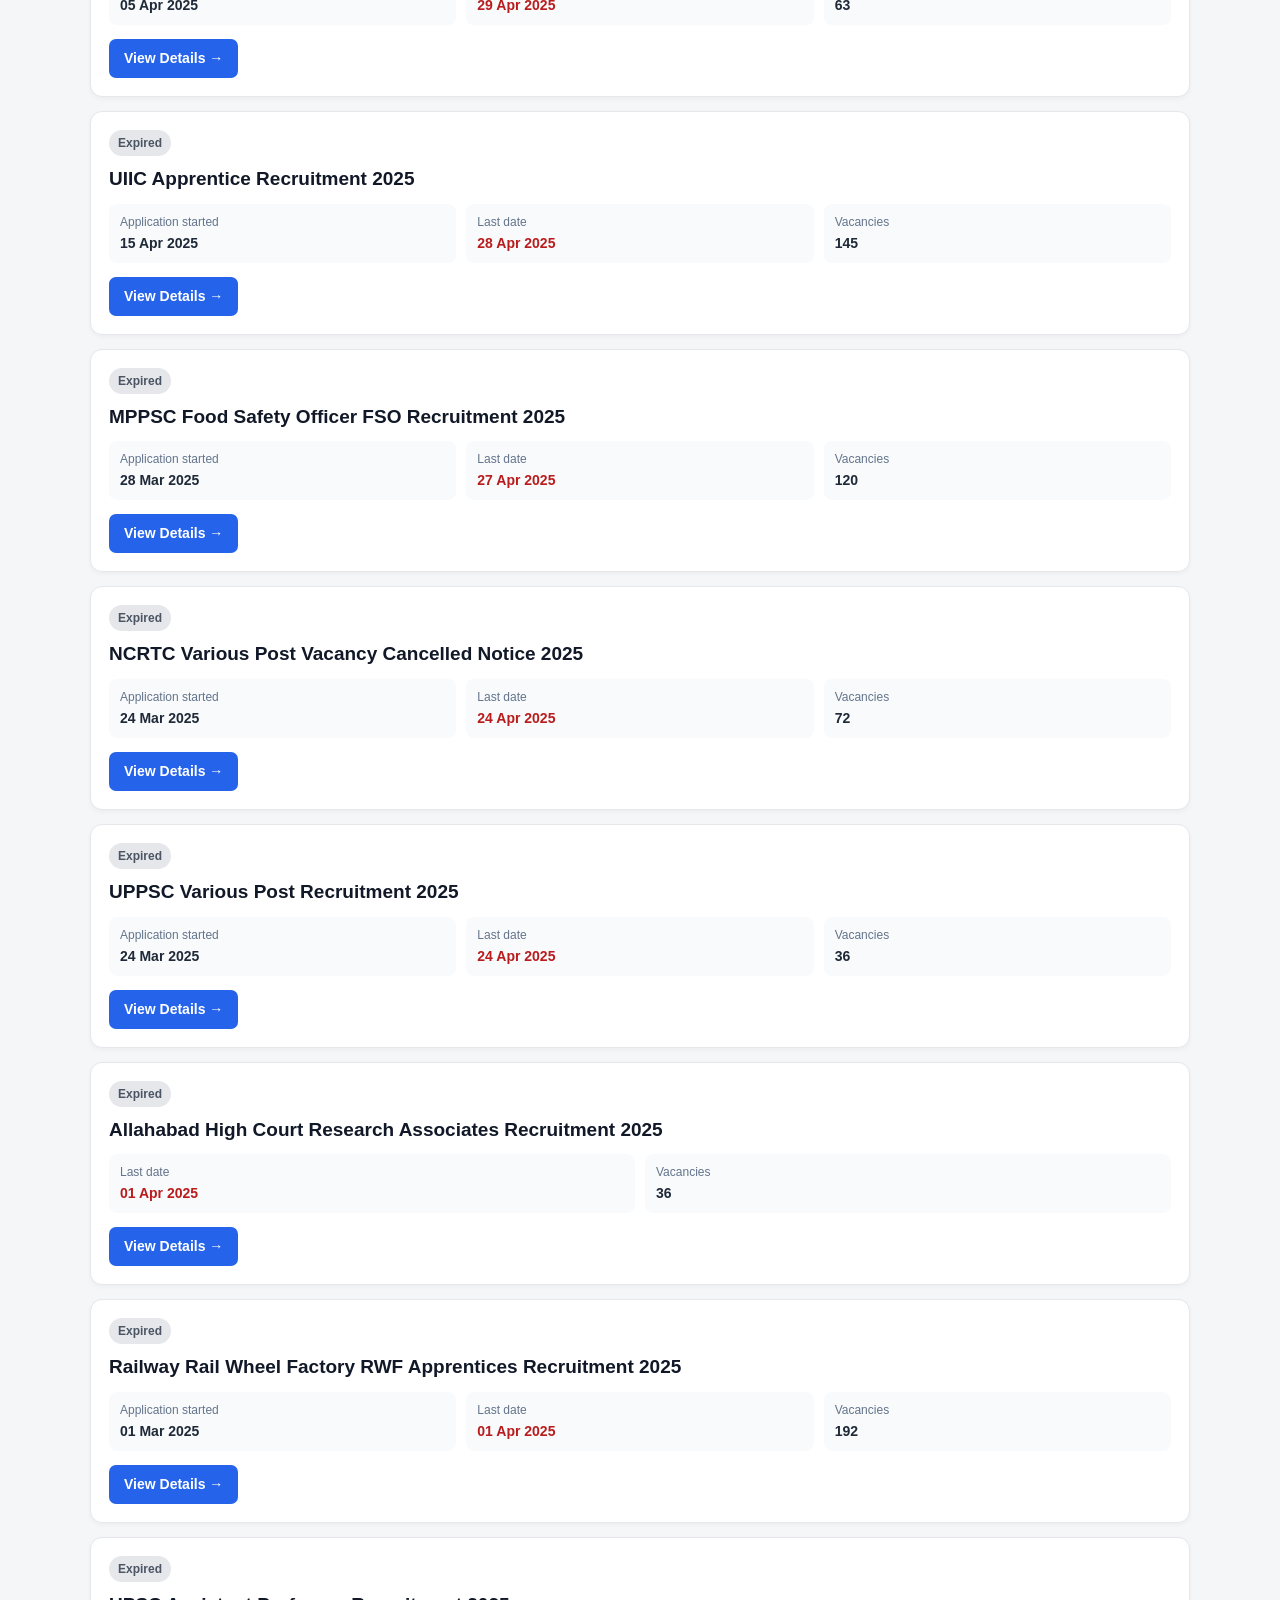
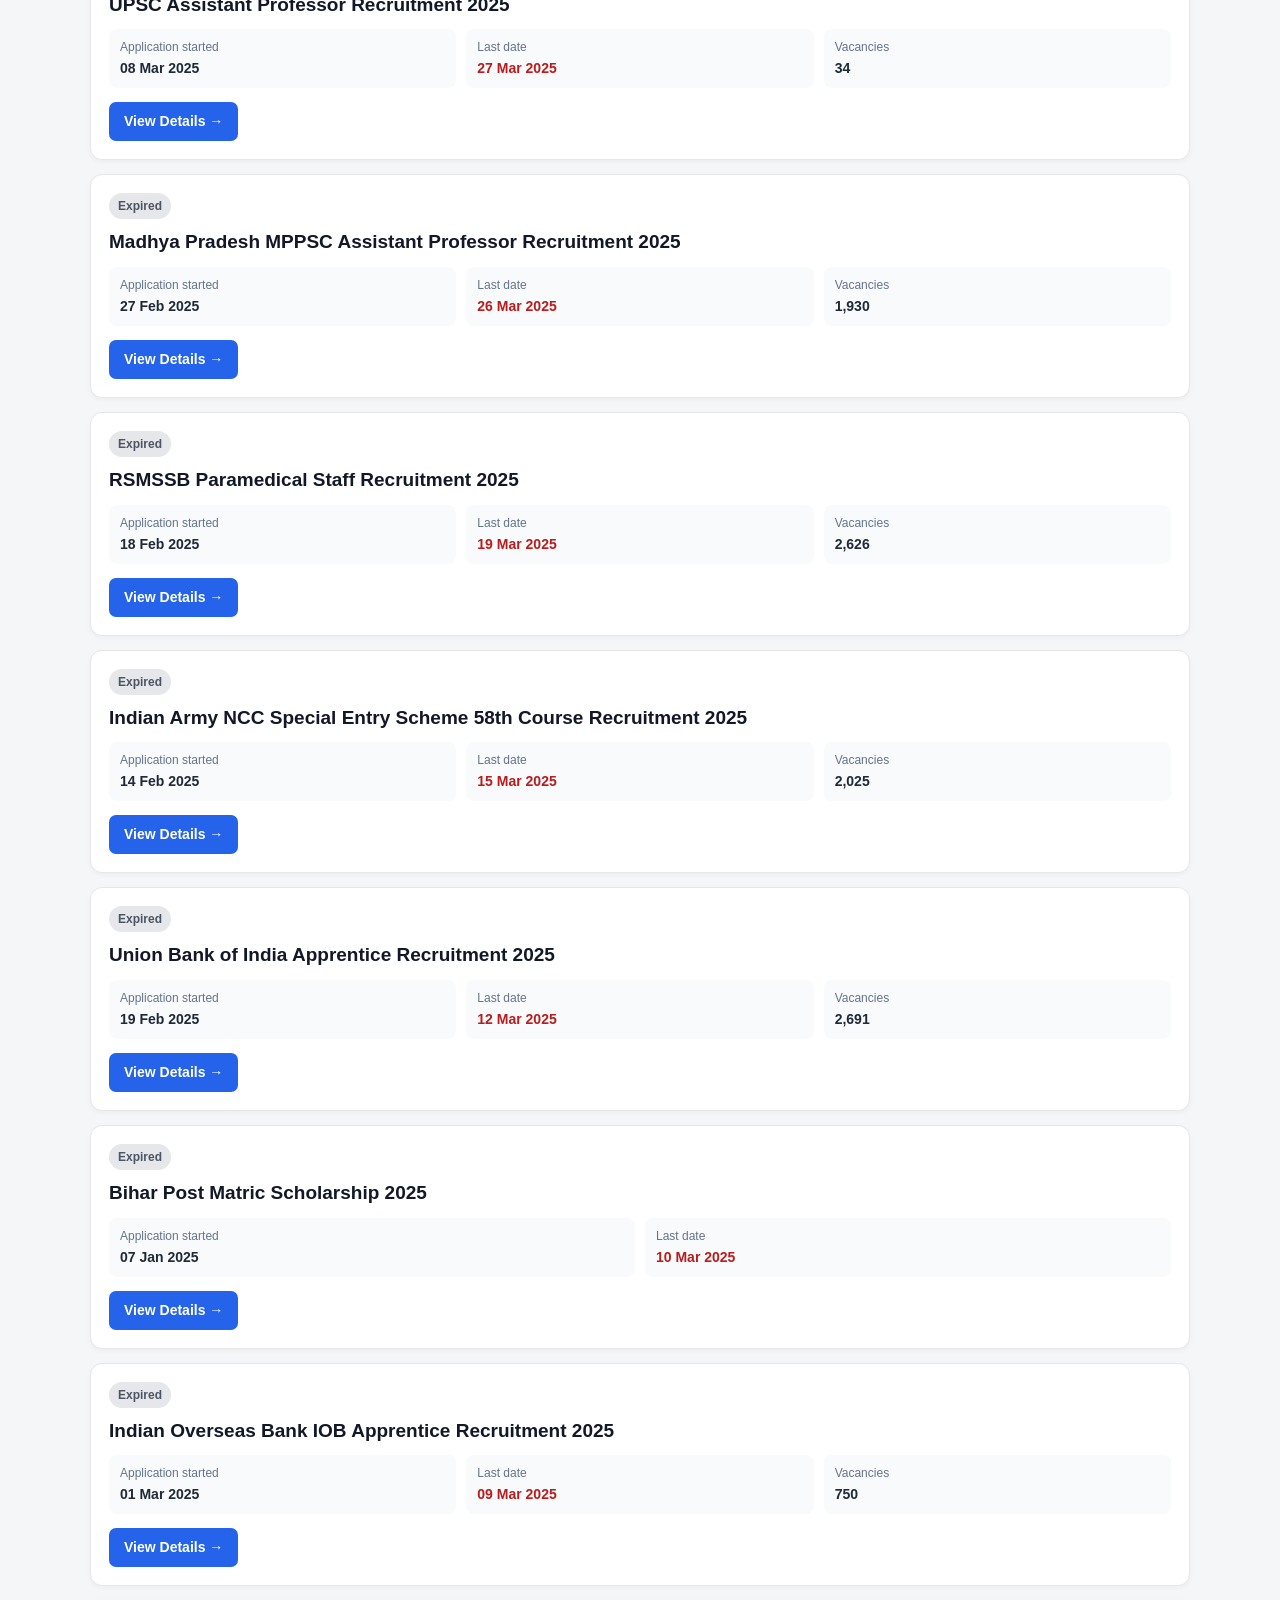
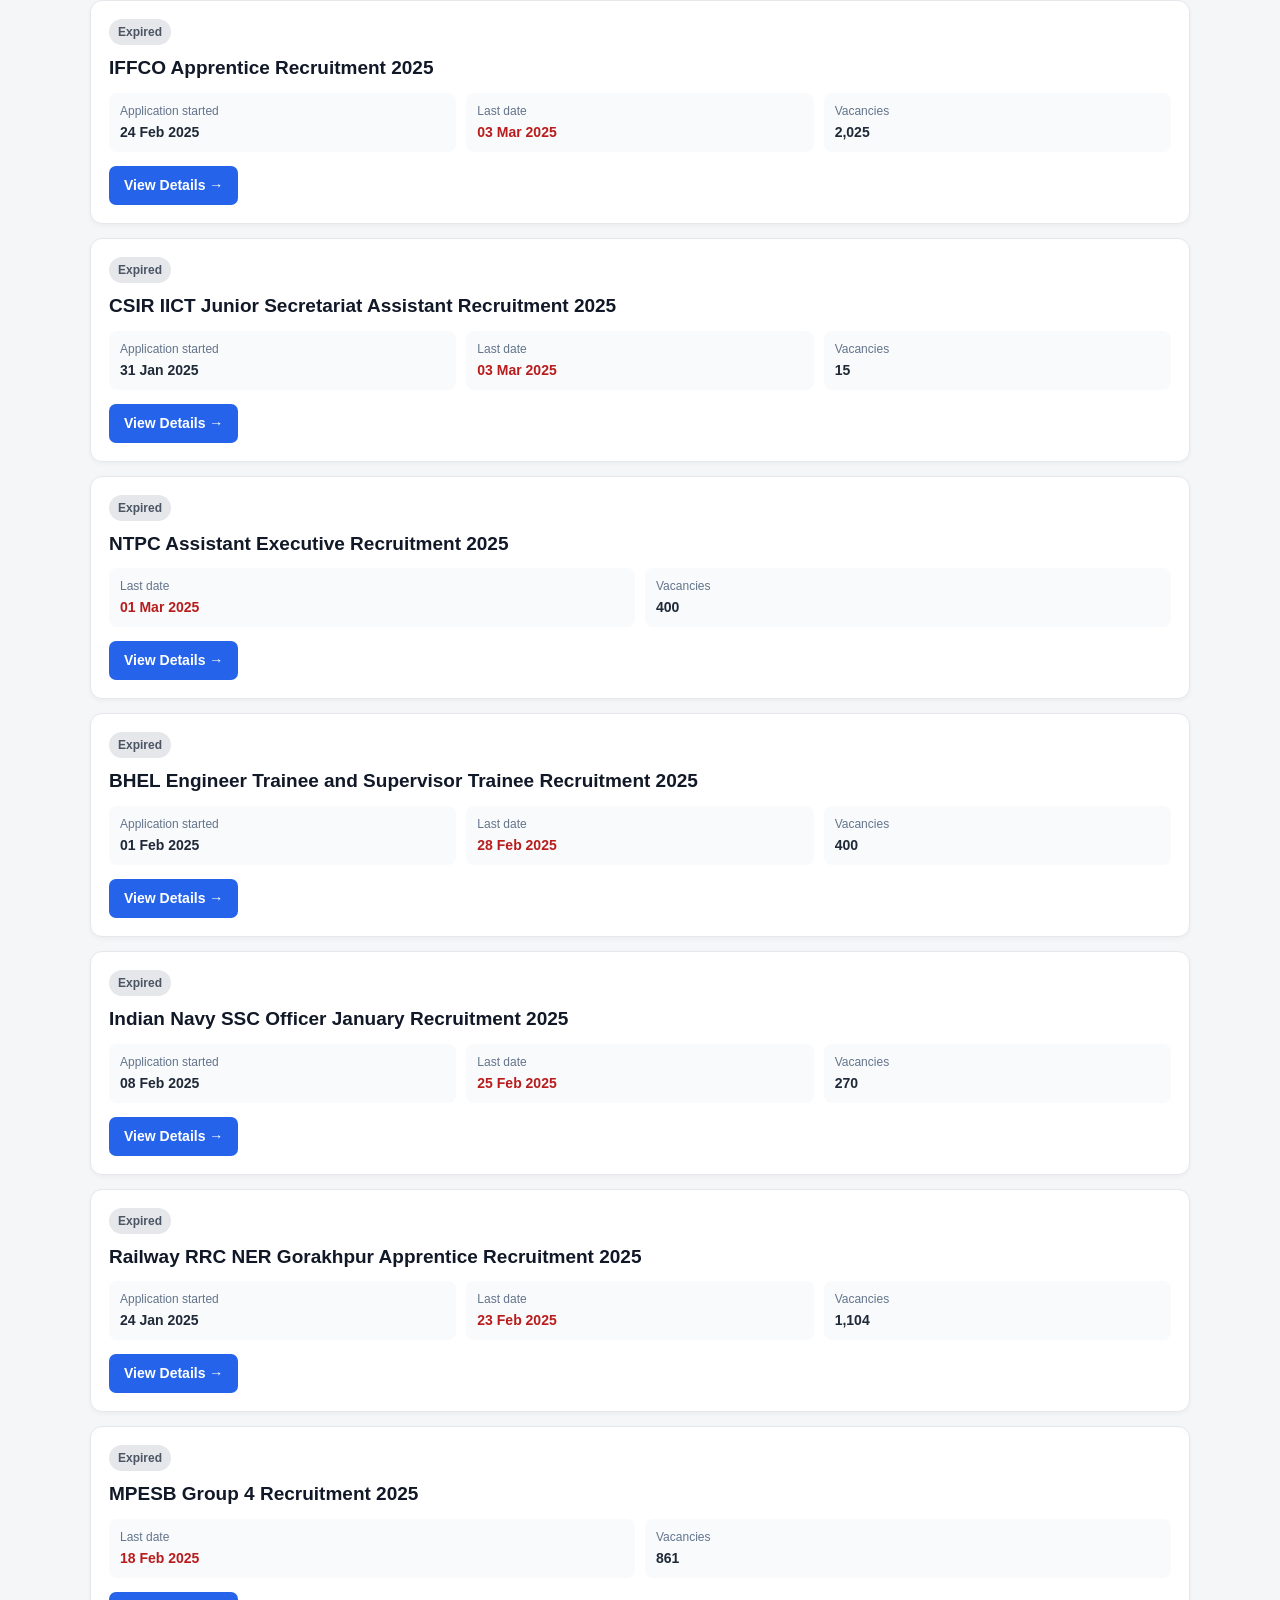
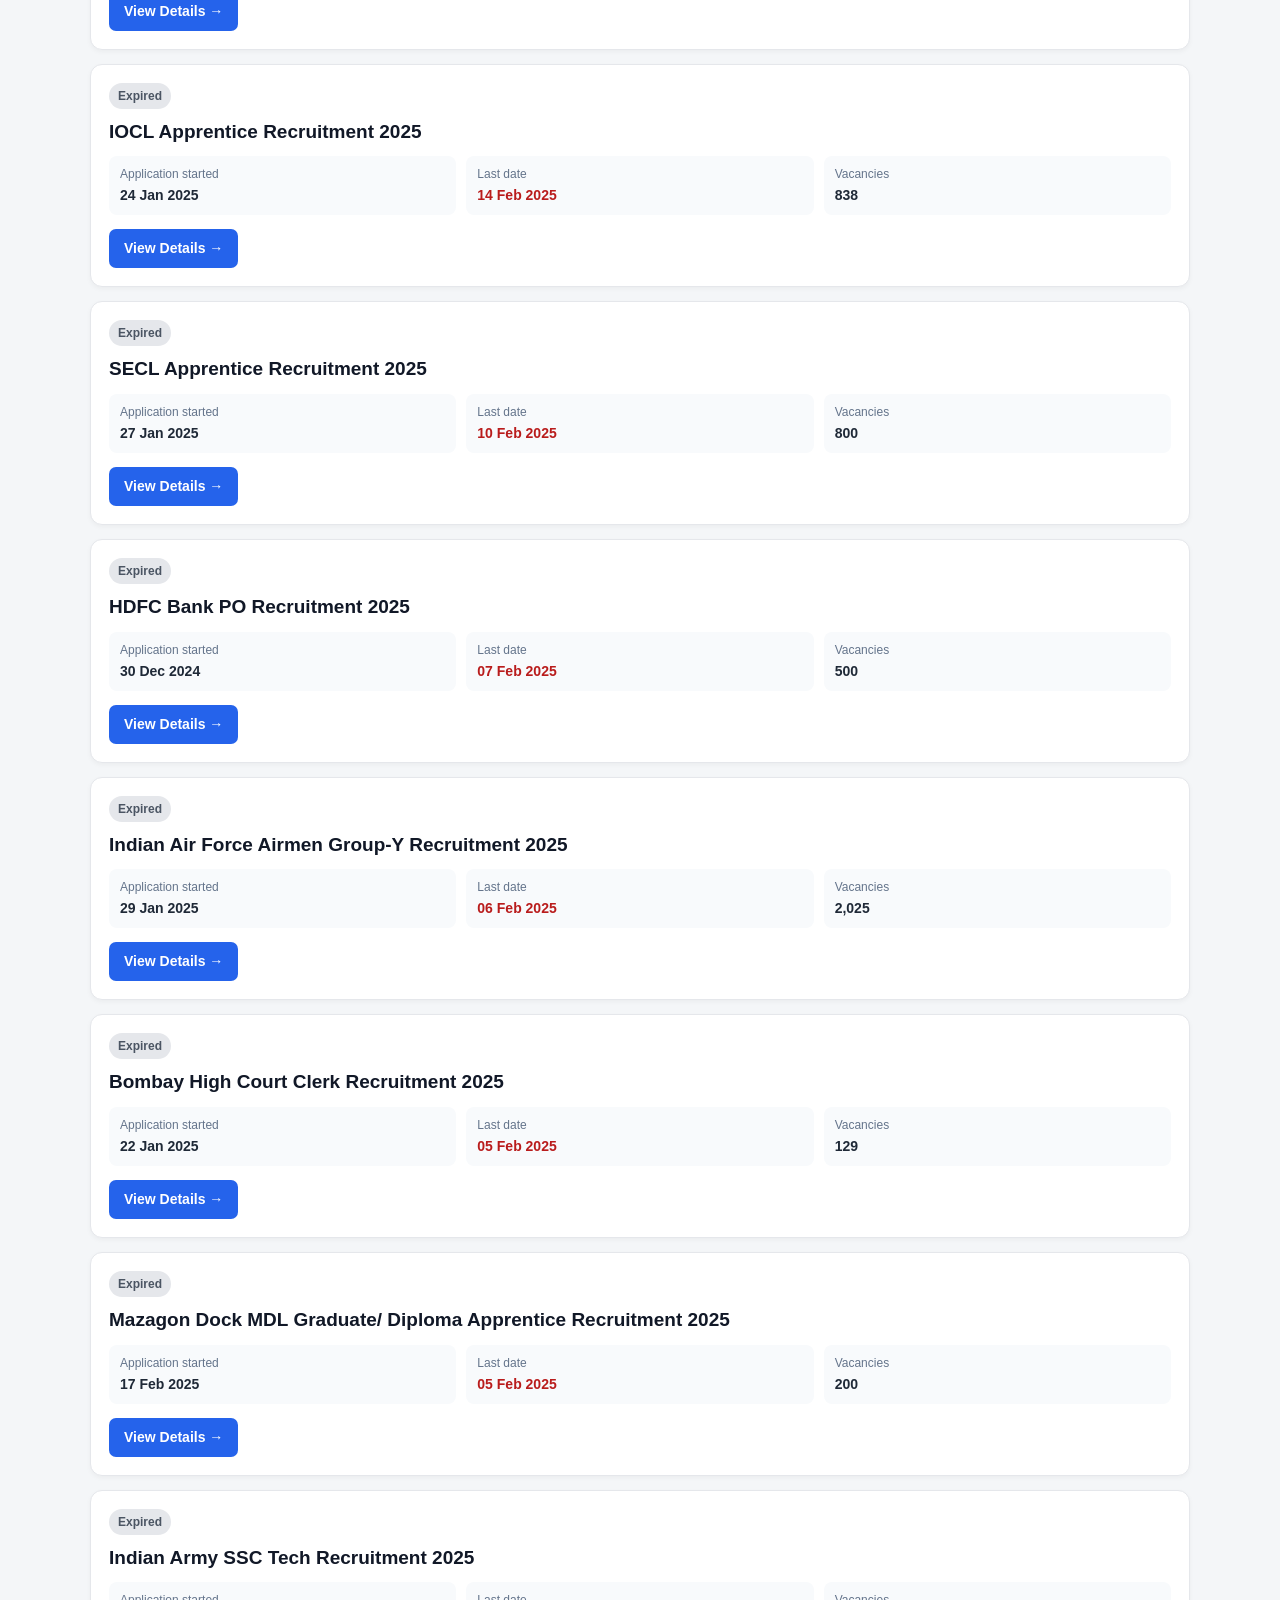
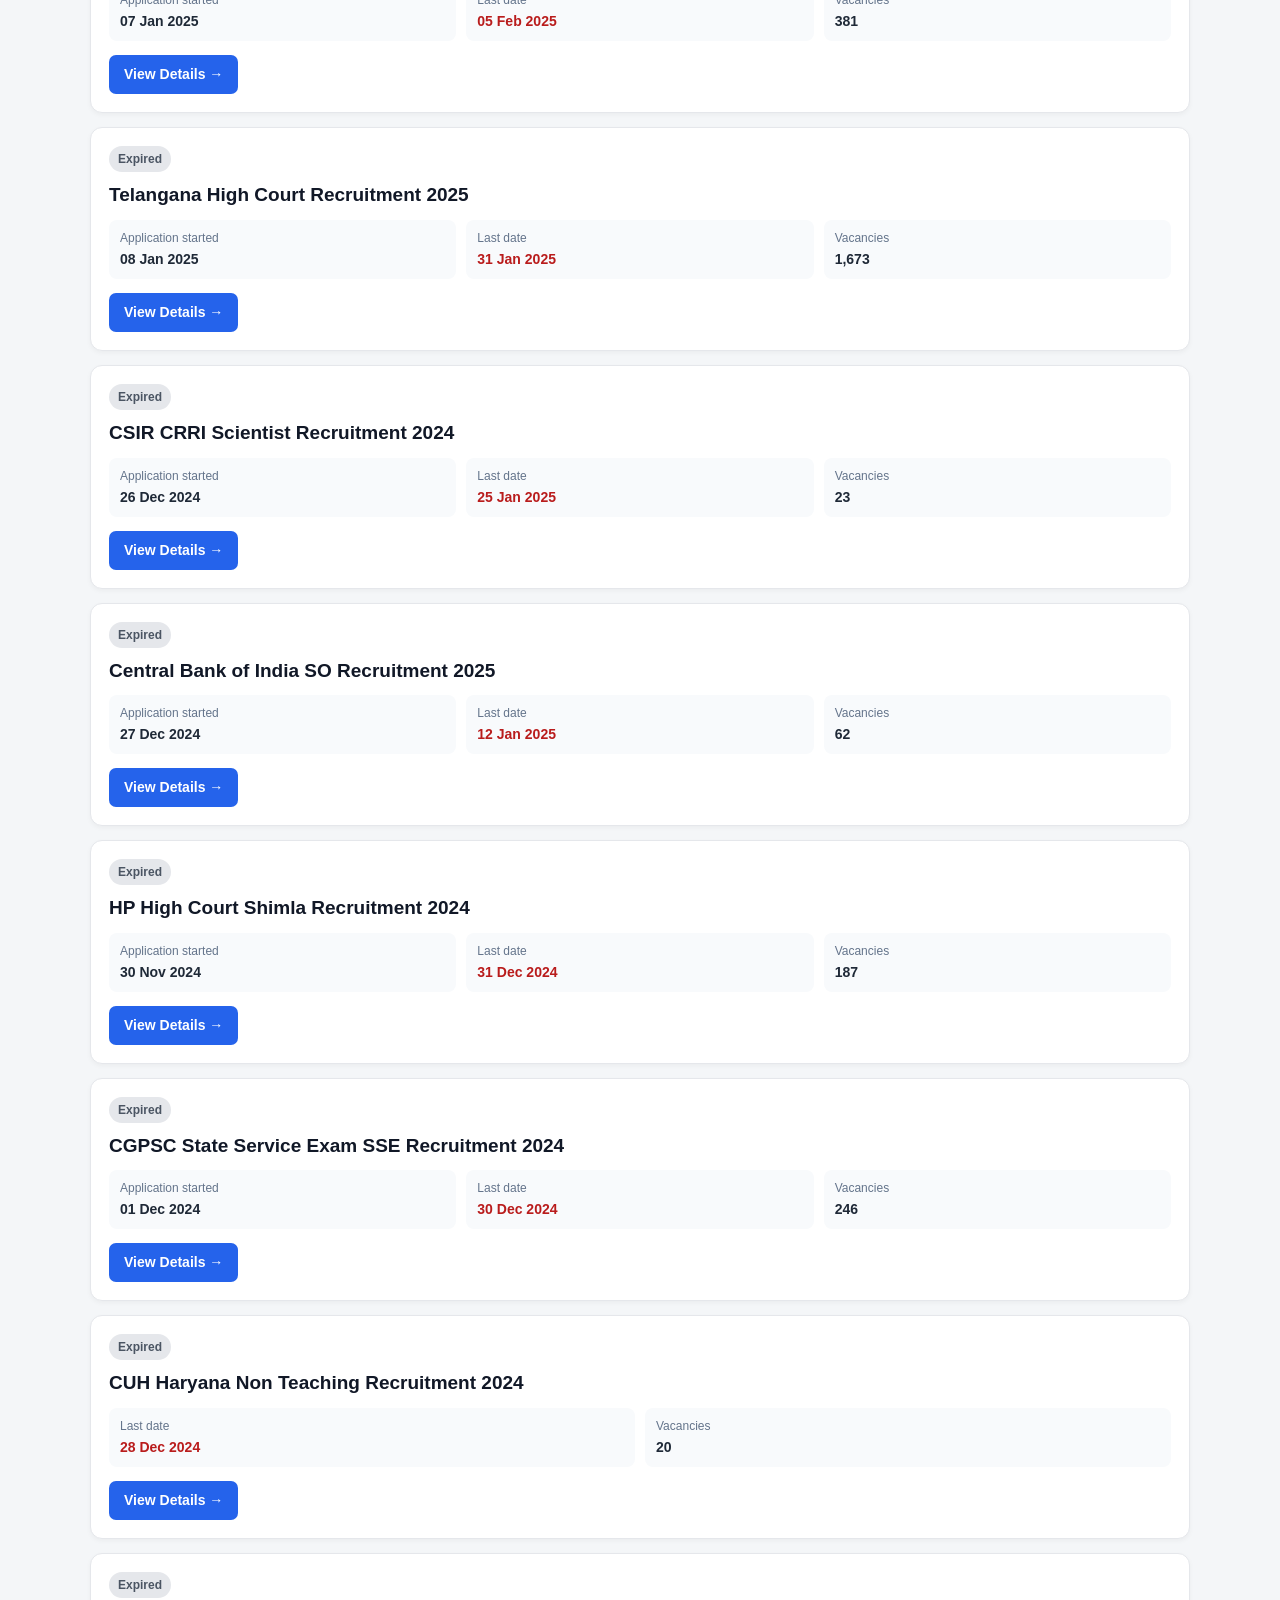
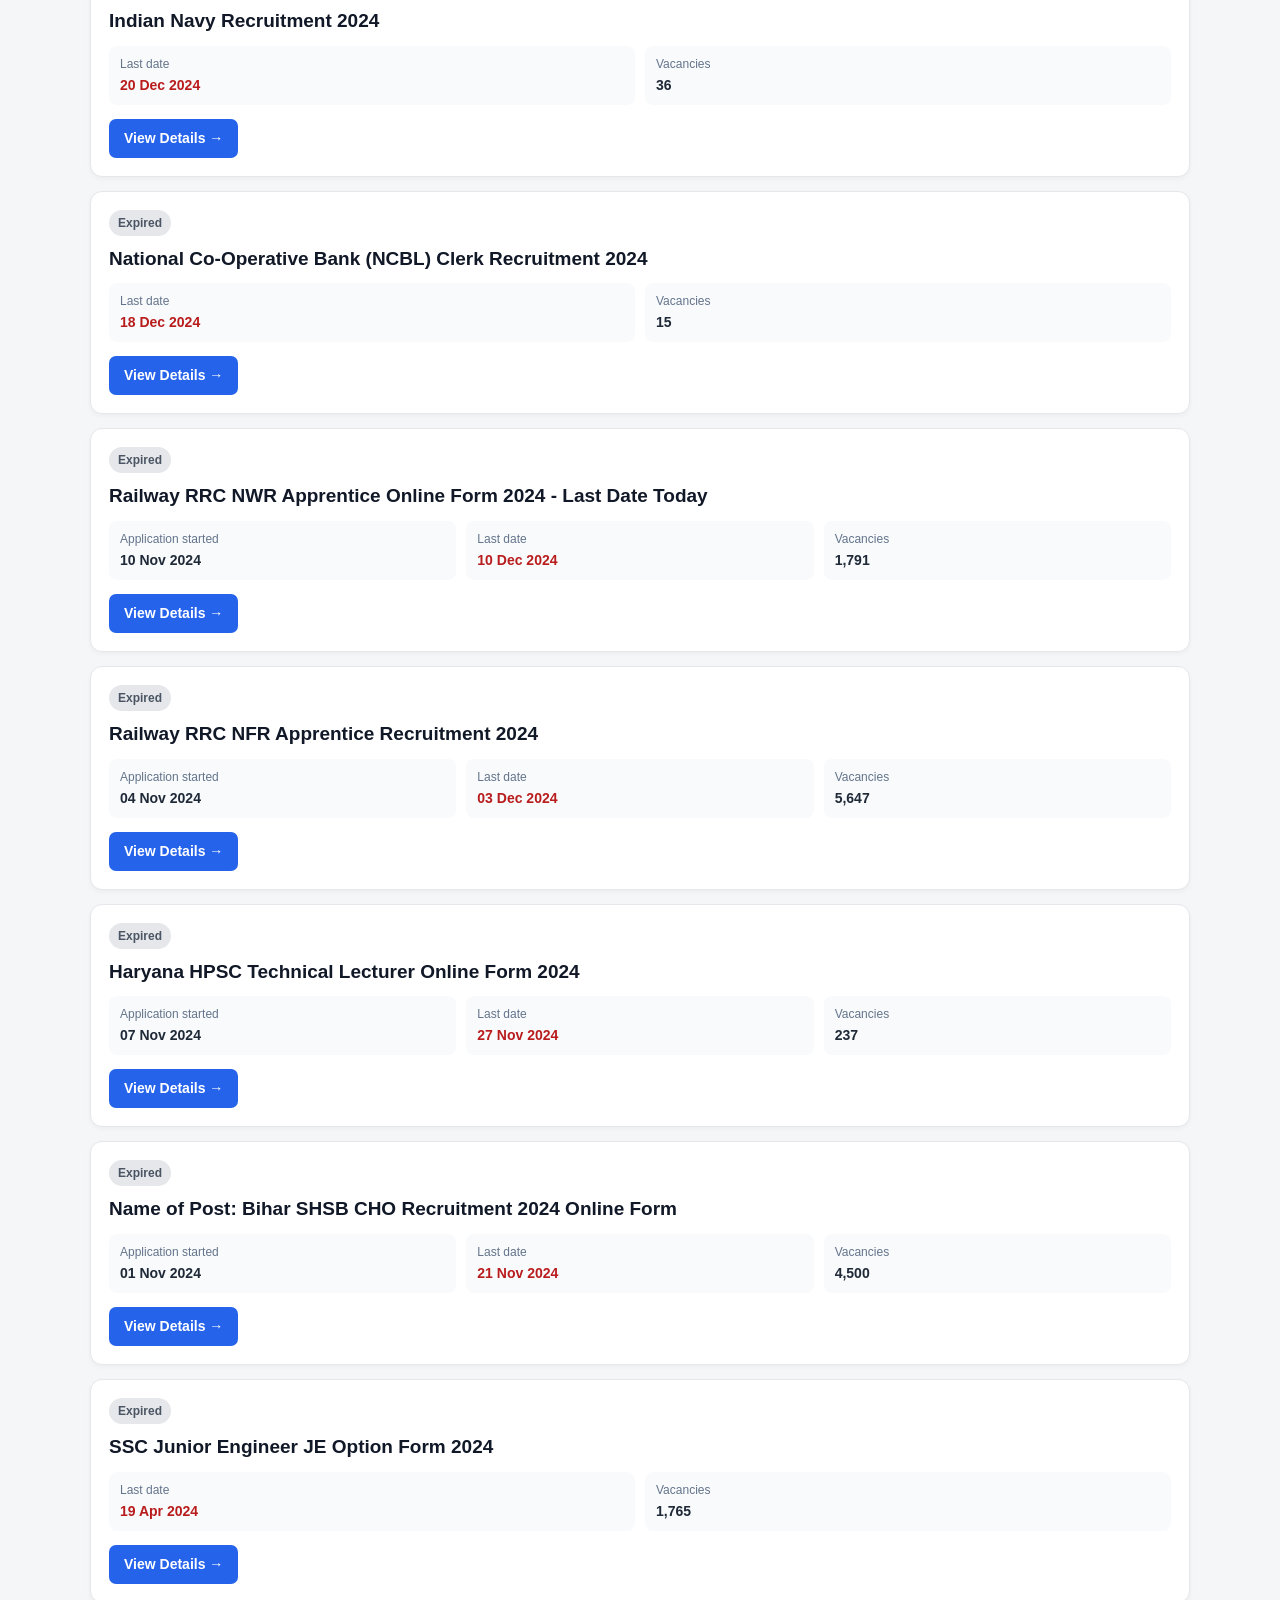
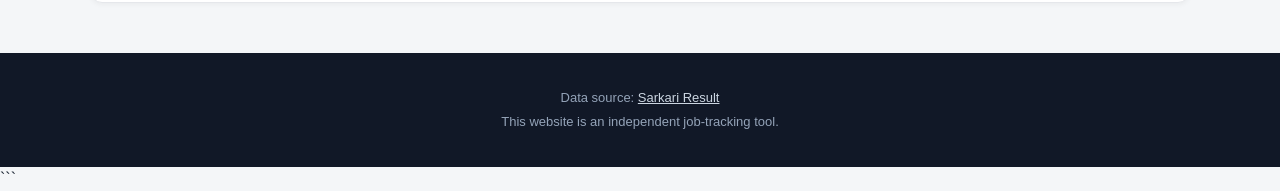
<file: docs/old-jobs.html>
<!DOCTYPE html>

<html lang="en">
<head>
    <meta charset="UTF-8">

```
<meta
    name="viewport"
    content="width=device-width, initial-scale=1.0"
>

<title>Old Government Jobs</title>

<link
    rel="stylesheet"
    href="style.css"
>
```

</head>

<body>

```
<!-- =================================================
     HEADER
================================================== -->

<header class="site-header">

    <div class="container header-inner">

        <div>

            <h1>Old Government Jobs</h1>

            <p class="subtitle">
                Previously listed government recruitments
            </p>

        </div>

    </div>

</header>


<!-- =================================================
     MAIN
================================================== -->

<main class="container">

    <div class="page-navigation">

        <a
            href="index.html"
            class="old-jobs-button"
        >
            ← Back to Current Jobs
        </a>

    </div>


    <!-- =================================================
         LAST UPDATED
    ================================================== -->

    <div
        id="last-updated"
        class="last-updated"
    >
        Loading job data...
    </div>


    <!-- =================================================
         OLD JOBS
    ================================================== -->

    <section class="job-section">

        <div class="section-heading">

            <div>

                <h2>⚫ Expired Jobs</h2>

                <p>
                    Applications whose deadlines have passed
                </p>

            </div>

            <span
                id="old-count"
                class="count-badge"
            >
                0
            </span>

        </div>


        <div
            id="old-jobs"
            class="jobs-container"
        >

            <div class="loading">
                Loading...
            </div>

        </div>

    </section>


    <!-- =================================================
         ERROR
    ================================================== -->

    <div
        id="error-message"
        class="error-message hidden"
    >
        Unable to load job data.
        Please try again later.
    </div>

</main>


<!-- =================================================
     FOOTER
================================================== -->

<footer class="site-footer">

    <div class="container">

        <p>
            Data source:
            <a
                href="https://sarkariresult.com.cm/latest-jobs/"
                target="_blank"
                rel="noopener noreferrer"
            >
                Sarkari Result
            </a>
        </p>

        <p>
            This website is an independent job-tracking tool.
        </p>

    </div>

</footer>


<!-- =================================================
     JAVASCRIPT
================================================== -->

<script>

    /* =================================================
       LOAD JOB DATA
    ================================================= */

    async function loadOldJobs() {

        try {

            const response =
                await fetch("../jobs.json");

            if (!response.ok) {

                throw new Error(
                    `HTTP error: ${response.status}`
                );

            }

            const data =
                await response.json();

            const jobs =
                Array.isArray(data.jobs)
                    ? data.jobs
                    : [];


            /* -----------------------------------------
               LAST UPDATED
            ----------------------------------------- */

            displayLastUpdated(
                data.last_updated
            );


            /* -----------------------------------------
               FILTER OLD JOBS
            ----------------------------------------- */

            const oldJobs =
                jobs.filter(
                    job =>
                        job.status === "old"
                );


            /* -----------------------------------------
               SORT
               Most recently expired first
            ----------------------------------------- */

            oldJobs.sort(
                (a, b) => {

                    const dateA =
                        a.application_end ||
                        "1900-01-01";

                    const dateB =
                        b.application_end ||
                        "1900-01-01";

                    return dateB.localeCompare(
                        dateA
                    );

                }
            );


            /* -----------------------------------------
               COUNT
            ----------------------------------------- */

            const count =
                document.getElementById(
                    "old-count"
                );

            if (count) {

                count.textContent =
                    oldJobs.length;

            }


            /* -----------------------------------------
               RENDER
            ----------------------------------------- */

            renderOldJobs(
                oldJobs
            );

        } catch (error) {

            console.error(
                "Unable to load old jobs:",
                error
            );

            showError();

        }

    }


    /* =================================================
       DISPLAY LAST UPDATED
    ================================================== */

    function displayLastUpdated(value) {

        const element =
            document.getElementById(
                "last-updated"
            );

        if (!element) {
            return;
        }

        if (!value) {

            element.textContent =
                "Job data loaded";

            return;

        }

        const date =
            new Date(value);

        if (
            isNaN(
                date.getTime()
            )
        ) {

            element.textContent =
                "Job data loaded";

            return;

        }

        element.textContent =
            "Last updated: " +
            date.toLocaleString(
                "en-IN",
                {
                    dateStyle: "medium",
                    timeStyle: "short"
                }
            );

    }


    /* =================================================
       RENDER OLD JOBS
    ================================================== */

    function renderOldJobs(
        jobs
    ) {

        const container =
            document.getElementById(
                "old-jobs"
            );

        if (!container) {
            return;
        }


        /* -----------------------------------------
           NO OLD JOBS
        ----------------------------------------- */

        if (jobs.length === 0) {

            container.innerHTML = `
                <div class="empty-message">
                    No expired jobs found.
                </div>
            `;

            return;

        }


        /* -----------------------------------------
           CREATE CARDS
        ----------------------------------------- */

        container.innerHTML =
            jobs.map(
                job =>
                    createOldJobCard(
                        job
                    )
            ).join("");

    }


    /* =================================================
       CREATE OLD JOB CARD
    ================================================== */

    function createOldJobCard(
        job
    ) {

        const title =
            escapeHTML(
                job.title ||
                "Government Job"
            );


        const url =
            safeURL(
                job.url
            );


        const startDate =
            formatDate(
                job.application_start
            );


        const endDate =
            formatDate(
                job.application_end
            );


        const posts =
            formatPosts(
                job.posts
            );


        /* -----------------------------------------
           TITLE LINK
        ----------------------------------------- */

        const titleHTML =
            url
                ? `
                    <a
                        href="${url}"
                        target="_blank"
                        rel="noopener noreferrer"
                    >
                        ${title}
                    </a>
                `
                : title;


        /* -----------------------------------------
           DETAILS
        ----------------------------------------- */

        return `
            <article class="job-card">

                <span
                    class="status-badge status-old"
                >
                    Expired
                </span>


                <h3 class="job-title">
                    ${titleHTML}
                </h3>


                <div class="job-details">

                    ${
                        startDate
                        ? `
                            <div class="detail">

                                <span class="detail-label">
                                    Application started
                                </span>

                                <span class="detail-value">
                                    ${startDate}
                                </span>

                            </div>
                        `
                        : ""
                    }


                    ${
                        endDate
                        ? `
                            <div class="detail">

                                <span class="detail-label">
                                    Last date
                                </span>

                                <span class="detail-value deadline">
                                    ${endDate}
                                </span>

                            </div>
                        `
                        : ""
                    }


                    ${
                        posts
                        ? `
                            <div class="detail">

                                <span class="detail-label">
                                    Vacancies
                                </span>

                                <span class="detail-value">
                                    ${posts}
                                </span>

                            </div>
                        `
                        : ""
                    }

                </div>


                ${
                    url
                    ? `
                        <a
                            class="apply-button"
                            href="${url}"
                            target="_blank"
                            rel="noopener noreferrer"
                        >
                            View Details →
                        </a>
                    `
                    : ""
                }

            </article>
        `;

    }


    /* =================================================
       FORMAT DATE
    ================================================== */

    function formatDate(
        value
    ) {

        if (!value) {
            return "";
        }

        const date =
            new Date(
                value + "T00:00:00"
            );

        if (
            isNaN(
                date.getTime()
            )
        ) {

            return escapeHTML(
                value
            );

        }

        return date.toLocaleDateString(
            "en-IN",
            {
                day: "2-digit",
                month: "short",
                year: "numeric"
            }
        );

    }


    /* =================================================
       FORMAT POSTS
    ================================================== */

    function formatPosts(
        value
    ) {

        if (
            value === null ||
            value === undefined ||
            value === ""
        ) {

            return "";

        }

        const number =
            Number(value);

        if (
            Number.isFinite(number)
        ) {

            return number.toLocaleString(
                "en-IN"
            );

        }

        return escapeHTML(
            String(value)
        );

    }


    /* =================================================
       SAFE URL
    ================================================== */

    function safeURL(
        value
    ) {

        if (!value) {
            return "";
        }

        try {

            const url =
                new URL(
                    value,
                    window.location.origin
                );

            if (
                url.protocol === "https:" ||
                url.protocol === "http:"
            ) {

                return escapeAttribute(
                    url.href
                );

            }

        } catch (error) {

            console.warn(
                "Invalid URL:",
                value
            );

        }

        return "";

    }


    /* =================================================
       ESCAPE HTML
    ================================================== */

    function escapeHTML(
        value
    ) {

        return String(value)
            .replace(
                /&/g,
                "&amp;"
            )
            .replace(
                /</g,
                "&lt;"
            )
            .replace(
                />/g,
                "&gt;"
            )
            .replace(
                /"/g,
                "&quot;"
            )
            .replace(
                /'/g,
                "&#039;"
            );

    }


    /* =================================================
       ESCAPE ATTRIBUTE
    ================================================== */

    function escapeAttribute(
        value
    ) {

        return escapeHTML(
            value
        );

    }


    /* =================================================
       SHOW ERROR
    ================================================= */

    function showError() {

        const error =
            document.getElementById(
                "error-message"
            );

        if (error) {

            error.classList.remove(
                "hidden"
            );

        }


        const container =
            document.getElementById(
                "old-jobs"
            );

        if (container) {

            container.innerHTML = `
                <div class="empty-message">
                    Job data could not be loaded.
                </div>
            `;

        }

    }


    /* =================================================
       START
    ================================================= */

    document.addEventListener(
        "DOMContentLoaded",
        loadOldJobs
    );

</script>
```

</body>
</html>
</file>
<file: style.css>
/* =====================================================
   GOVERNMENT JOB TRACKER
   MAIN STYLESHEET
===================================================== */


/* =====================================================
   RESET
===================================================== */

* {
    box-sizing: border-box;
}

html {
    scroll-behavior: smooth;
}

body {
    margin: 0;
    font-family:
        -apple-system,
        BlinkMacSystemFont,
        "Segoe UI",
        Roboto,
        Arial,
        sans-serif;

    background: #f4f6f8;
    color: #1f2937;
    line-height: 1.5;
}

a {
    color: inherit;
}


/* =====================================================
   CONTAINER
===================================================== */

.container {
    width: min(1100px, 92%);
    margin: 0 auto;
}


/* =====================================================
   HEADER
===================================================== */

.site-header {
    background: #111827;
    color: white;
    padding: 32px 0;
    border-bottom: 4px solid #2563eb;
}

.header-inner {
    display: flex;
    align-items: center;
    justify-content: space-between;
}

.site-header h1 {
    margin: 0;
    font-size: clamp(28px, 5vw, 42px);
    line-height: 1.15;
}

.subtitle {
    margin: 10px 0 0;
    color: #cbd5e1;
    font-size: 16px;
}


/* =====================================================
   LAST UPDATED
===================================================== */

.last-updated {
    margin: 22px 0;
    padding: 12px 16px;

    background: white;
    border: 1px solid #e5e7eb;
    border-radius: 10px;

    color: #64748b;
    font-size: 14px;
}


/* =====================================================
   JOB SECTION
===================================================== */

.job-section {
    margin: 28px 0;
}

.section-heading {
    display: flex;
    align-items: center;
    justify-content: space-between;

    gap: 20px;
    margin-bottom: 14px;
}

.section-heading h2 {
    margin: 0;
    font-size: 25px;
}

.section-heading p {
    margin: 4px 0 0;
    color: #64748b;
    font-size: 14px;
}


/* =====================================================
   COUNT BADGE
===================================================== */

.count-badge {
    display: inline-flex;

    min-width: 34px;
    height: 34px;

    align-items: center;
    justify-content: center;

    padding: 0 10px;

    background: #e5e7eb;
    border-radius: 999px;

    font-size: 14px;
    font-weight: 700;
}


/* =====================================================
   CRITICAL SECTION
===================================================== */

.critical-section {
    border: 2px solid #fecaca;
    border-radius: 14px;

    padding: 20px;

    background: #fffafa;
}

.critical-section .count-badge {
    background: #fee2e2;
    color: #b91c1c;
}


/* =====================================================
   JOB CONTAINER
===================================================== */

.jobs-container {
    display: grid;
    gap: 14px;
}


/* =====================================================
   JOB CARD
===================================================== */

.job-card {
    background: white;

    border: 1px solid #e5e7eb;
    border-radius: 12px;

    padding: 18px;

    box-shadow:
        0 2px 5px rgba(0, 0, 0, 0.04);

    transition:
        transform 0.15s ease,
        box-shadow 0.15s ease;
}

.job-card:hover {
    transform: translateY(-2px);

    box-shadow:
        0 5px 15px rgba(0, 0, 0, 0.08);
}


/* =====================================================
   JOB TITLE
===================================================== */

.job-title {
    margin: 0 0 12px;

    font-size: 19px;
    line-height: 1.35;
}

.job-title a {
    text-decoration: none;
    color: #111827;
}

.job-title a:hover {
    color: #2563eb;
}


/* =====================================================
   JOB DETAILS
===================================================== */

.job-details {
    display: grid;

    grid-template-columns:
        repeat(auto-fit, minmax(150px, 1fr));

    gap: 10px;

    margin-top: 12px;
}

.detail {
    padding: 9px 11px;

    background: #f8fafc;

    border-radius: 8px;

    font-size: 14px;
}

.detail-label {
    display: block;

    margin-bottom: 2px;

    color: #64748b;
    font-size: 12px;
}

.detail-value {
    font-weight: 600;
}


/* =====================================================
   DEADLINE
===================================================== */

.deadline {
    color: #b91c1c;
    font-weight: 700;
}


/* =====================================================
   DAYS LEFT
===================================================== */

.days-left {
    margin-top: 12px;

    font-size: 14px;
    font-weight: 700;
}

.days-left.urgent {
    color: #b91c1c;
}


/* =====================================================
   APPLY BUTTON
===================================================== */

.apply-button {
    display: inline-block;

    margin-top: 14px;

    padding: 9px 15px;

    background: #2563eb;
    color: white;

    border-radius: 7px;

    text-decoration: none;

    font-size: 14px;
    font-weight: 600;

    transition:
        background 0.15s ease;
}

.apply-button:hover {
    background: #1d4ed8;
}


/* =====================================================
   STATUS BADGES
===================================================== */

.status-badge {
    display: inline-block;

    margin-bottom: 10px;

    padding: 4px 9px;

    border-radius: 999px;

    font-size: 12px;
    font-weight: 700;
}

.status-critical {
    background: #fee2e2;
    color: #b91c1c;
}

.status-open {
    background: #dcfce7;
    color: #166534;
}

.status-upcoming {
    background: #dbeafe;
    color: #1e40af;
}

.status-old {
    background: #e5e7eb;
    color: #4b5563;
}

.status-unknown {
    background: #fef3c7;
    color: #92400e;
}


/* =====================================================
   UPCOMING
===================================================== */

#upcoming-section .job-card {
    border-left: 4px solid #3b82f6;
}


/* =====================================================
   OPEN
===================================================== */

#open-section .job-card {
    border-left: 4px solid #22c55e;
}


/* =====================================================
   EMPTY MESSAGE
===================================================== */

.empty-message {
    padding: 24px;

    background: white;

    border: 1px dashed #cbd5e1;
    border-radius: 10px;

    color: #64748b;

    text-align: center;
}


/* =====================================================
   LOADING
===================================================== */

.loading {
    padding: 24px;

    background: white;

    border-radius: 10px;

    color: #64748b;

    text-align: center;
}


/* =====================================================
   OLD JOBS LINK
===================================================== */

.old-jobs-link-section {
    margin: 40px 0;

    text-align: center;
}

.old-jobs-button {
    display: inline-block;

    padding: 12px 20px;

    background: #111827;
    color: white;

    border-radius: 8px;

    text-decoration: none;

    font-weight: 600;
}

.old-jobs-button:hover {
    background: #374151;
}


/* =====================================================
   ERROR
===================================================== */

.error-message {
    margin: 25px 0;

    padding: 15px;

    background: #fee2e2;

    border: 1px solid #fecaca;
    border-radius: 8px;

    color: #991b1b;

    text-align: center;
}

.hidden {
    display: none;
}


/* =====================================================
   FOOTER
===================================================== */

.site-footer {
    margin-top: 50px;

    padding: 30px 0;

    background: #111827;
    color: #94a3b8;

    text-align: center;

    font-size: 13px;
}

.site-footer p {
    margin: 5px 0;
}

.site-footer a {
    color: #cbd5e1;
}


/* =====================================================
   MOBILE
===================================================== */

@media (max-width: 600px) {

    .site-header {
        padding: 25px 0;
    }

    .site-header h1 {
        font-size: 28px;
    }

    .subtitle {
        font-size: 14px;
    }

    .critical-section {
        padding: 14px;
    }

    .section-heading h2 {
        font-size: 21px;
    }

    .job-card {
        padding: 15px;
    }

    .job-title {
        font-size: 17px;
    }

    .job-details {
        grid-template-columns: 1fr 1fr;
    }

}

@media (max-width: 400px) {

    .job-details {
        grid-template-columns: 1fr;
    }

}
</file>
<file: docs/style.css>
/* =====================================================
   GOVERNMENT JOB TRACKER
   MAIN STYLESHEET
===================================================== */


/* =====================================================
   RESET
===================================================== */

* {
    box-sizing: border-box;
}

html {
    scroll-behavior: smooth;
}

body {
    margin: 0;
    font-family:
        -apple-system,
        BlinkMacSystemFont,
        "Segoe UI",
        Roboto,
        Arial,
        sans-serif;

    background: #f4f6f8;
    color: #1f2937;
    line-height: 1.5;
}

a {
    color: inherit;
}


/* =====================================================
   CONTAINER
===================================================== */

.container {
    width: min(1100px, 92%);
    margin: 0 auto;
}


/* =====================================================
   HEADER
===================================================== */

.site-header {
    background: #111827;
    color: white;
    padding: 32px 0;
    border-bottom: 4px solid #2563eb;
}

.header-inner {
    display: flex;
    align-items: center;
    justify-content: space-between;
}

.site-header h1 {
    margin: 0;
    font-size: clamp(28px, 5vw, 42px);
    line-height: 1.15;
}

.subtitle {
    margin: 10px 0 0;
    color: #cbd5e1;
    font-size: 16px;
}


/* =====================================================
   LAST UPDATED
===================================================== */

.last-updated {
    margin: 22px 0;
    padding: 12px 16px;

    background: white;
    border: 1px solid #e5e7eb;
    border-radius: 10px;

    color: #64748b;
    font-size: 14px;
}


/* =====================================================
   JOB SECTION
===================================================== */

.job-section {
    margin: 28px 0;
}

.section-heading {
    display: flex;
    align-items: center;
    justify-content: space-between;

    gap: 20px;
    margin-bottom: 14px;
}

.section-heading h2 {
    margin: 0;
    font-size: 25px;
}

.section-heading p {
    margin: 4px 0 0;
    color: #64748b;
    font-size: 14px;
}


/* =====================================================
   COUNT BADGE
===================================================== */

.count-badge {
    display: inline-flex;

    min-width: 34px;
    height: 34px;

    align-items: center;
    justify-content: center;

    padding: 0 10px;

    background: #e5e7eb;
    border-radius: 999px;

    font-size: 14px;
    font-weight: 700;
}


/* =====================================================
   CRITICAL SECTION
===================================================== */

.critical-section {
    border: 2px solid #fecaca;
    border-radius: 14px;

    padding: 20px;

    background: #fffafa;
}

.critical-section .count-badge {
    background: #fee2e2;
    color: #b91c1c;
}


/* =====================================================
   JOB CONTAINER
===================================================== */

.jobs-container {
    display: grid;
    gap: 14px;
}


/* =====================================================
   JOB CARD
===================================================== */

.job-card {
    background: white;

    border: 1px solid #e5e7eb;
    border-radius: 12px;

    padding: 18px;

    box-shadow:
        0 2px 5px rgba(0, 0, 0, 0.04);

    transition:
        transform 0.15s ease,
        box-shadow 0.15s ease;
}

.job-card:hover {
    transform: translateY(-2px);

    box-shadow:
        0 5px 15px rgba(0, 0, 0, 0.08);
}


/* =====================================================
   JOB TITLE
===================================================== */

.job-title {
    margin: 0 0 12px;

    font-size: 19px;
    line-height: 1.35;
}

.job-title a {
    text-decoration: none;
    color: #111827;
}

.job-title a:hover {
    color: #2563eb;
}


/* =====================================================
   JOB DETAILS
===================================================== */

.job-details {
    display: grid;

    grid-template-columns:
        repeat(auto-fit, minmax(150px, 1fr));

    gap: 10px;

    margin-top: 12px;
}

.detail {
    padding: 9px 11px;

    background: #f8fafc;

    border-radius: 8px;

    font-size: 14px;
}

.detail-label {
    display: block;

    margin-bottom: 2px;

    color: #64748b;
    font-size: 12px;
}

.detail-value {
    font-weight: 600;
}


/* =====================================================
   DEADLINE
===================================================== */

.deadline {
    color: #b91c1c;
    font-weight: 700;
}


/* =====================================================
   DAYS LEFT
===================================================== */

.days-left {
    margin-top: 12px;

    font-size: 14px;
    font-weight: 700;
}

.days-left.urgent {
    color: #b91c1c;
}


/* =====================================================
   APPLY BUTTON
===================================================== */

.apply-button {
    display: inline-block;

    margin-top: 14px;

    padding: 9px 15px;

    background: #2563eb;
    color: white;

    border-radius: 7px;

    text-decoration: none;

    font-size: 14px;
    font-weight: 600;

    transition:
        background 0.15s ease;
}

.apply-button:hover {
    background: #1d4ed8;
}


/* =====================================================
   STATUS BADGES
===================================================== */

.status-badge {
    display: inline-block;

    margin-bottom: 10px;

    padding: 4px 9px;

    border-radius: 999px;

    font-size: 12px;
    font-weight: 700;
}

.status-critical {
    background: #fee2e2;
    color: #b91c1c;
}

.status-open {
    background: #dcfce7;
    color: #166534;
}

.status-upcoming {
    background: #dbeafe;
    color: #1e40af;
}

.status-old {
    background: #e5e7eb;
    color: #4b5563;
}

.status-unknown {
    background: #fef3c7;
    color: #92400e;
}


/* =====================================================
   UPCOMING
===================================================== */

#upcoming-section .job-card {
    border-left: 4px solid #3b82f6;
}


/* =====================================================
   OPEN
===================================================== */

#open-section .job-card {
    border-left: 4px solid #22c55e;
}


/* =====================================================
   EMPTY MESSAGE
===================================================== */

.empty-message {
    padding: 24px;

    background: white;

    border: 1px dashed #cbd5e1;
    border-radius: 10px;

    color: #64748b;

    text-align: center;
}


/* =====================================================
   LOADING
===================================================== */

.loading {
    padding: 24px;

    background: white;

    border-radius: 10px;

    color: #64748b;

    text-align: center;
}


/* =====================================================
   OLD JOBS LINK
===================================================== */

.old-jobs-link-section {
    margin: 40px 0;

    text-align: center;
}

.old-jobs-button {
    display: inline-block;

    padding: 12px 20px;

    background: #111827;
    color: white;

    border-radius: 8px;

    text-decoration: none;

    font-weight: 600;
}

.old-jobs-button:hover {
    background: #374151;
}


/* =====================================================
   ERROR
===================================================== */

.error-message {
    margin: 25px 0;

    padding: 15px;

    background: #fee2e2;

    border: 1px solid #fecaca;
    border-radius: 8px;

    color: #991b1b;

    text-align: center;
}

.hidden {
    display: none;
}


/* =====================================================
   FOOTER
===================================================== */

.site-footer {
    margin-top: 50px;

    padding: 30px 0;

    background: #111827;
    color: #94a3b8;

    text-align: center;

    font-size: 13px;
}

.site-footer p {
    margin: 5px 0;
}

.site-footer a {
    color: #cbd5e1;
}


/* =====================================================
   MOBILE
===================================================== */

@media (max-width: 600px) {

    .site-header {
        padding: 25px 0;
    }

    .site-header h1 {
        font-size: 28px;
    }

    .subtitle {
        font-size: 14px;
    }

    .critical-section {
        padding: 14px;
    }

    .section-heading h2 {
        font-size: 21px;
    }

    .job-card {
        padding: 15px;
    }

    .job-title {
        font-size: 17px;
    }

    .job-details {
        grid-template-columns: 1fr 1fr;
    }

}

@media (max-width: 400px) {

    .job-details {
        grid-template-columns: 1fr;
    }

}
</file>
